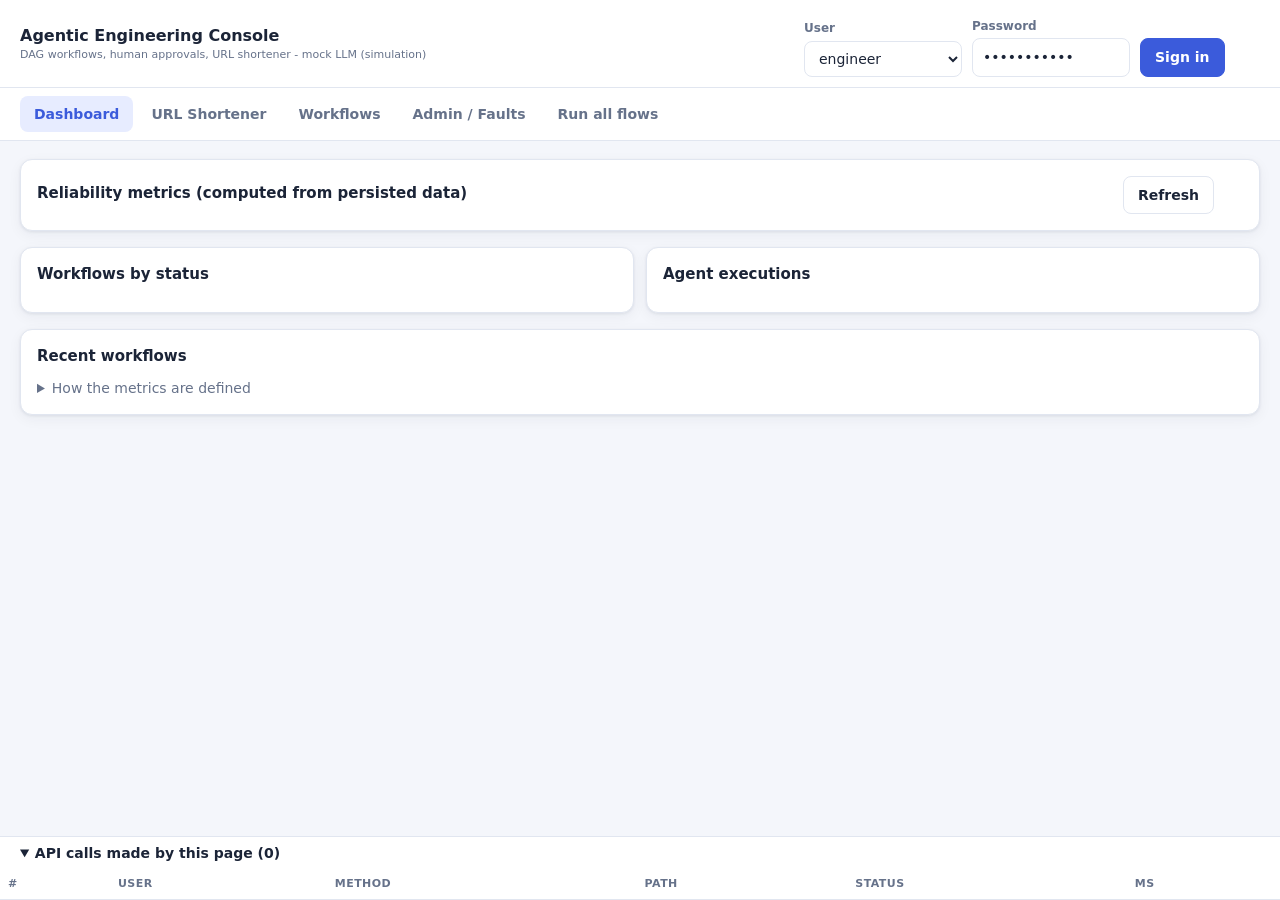
<file: src/main/resources/static/index.html>
<!doctype html>
<html lang="en">
<head>
  <meta charset="utf-8">
  <meta name="viewport" content="width=device-width, initial-scale=1">
  <title>Agentic Engineering Console</title>
  <link rel="icon" href="data:image/svg+xml,%3Csvg xmlns='http://www.w3.org/2000/svg' viewBox='0 0 32 32'%3E%3Crect width='32' height='32' rx='7' fill='%233b5bdb'/%3E%3Cpath d='M8 20l5-8 4 6 3-4 4 6' stroke='white' stroke-width='2.5' fill='none' stroke-linecap='round' stroke-linejoin='round'/%3E%3C/svg%3E">
  <link rel="stylesheet" href="styles.css">
</head>
<body>
<div id="caption"></div>
<header>
  <div class="brand">Agentic Engineering Console<small>DAG workflows, human approvals, URL shortener - mock LLM (simulation)</small></div>
  <div class="spacer"></div>
  <div id="loginBox" class="row" style="max-width:640px">
    <div><label for="loginUser">User</label><select id="loginUser"><option>engineer</option><option>approver</option><option>admin</option></select></div>
    <div><label for="loginPass">Password</label><input id="loginPass" type="password" value="engineer123" autocomplete="off"></div>
    <div class="auto"><button class="btn primary" id="btnLogin">Sign in</button></div>
  </div>
  <div id="userChip" class="badge" style="display:none"></div>
</header>
<nav id="tabs">
  <button data-tab="dashboard" class="active">Dashboard</button>
  <button data-tab="urls">URL Shortener</button>
  <button data-tab="workflows">Workflows</button>
  <button data-tab="admin">Admin / Faults</button>
  <button data-tab="runall">Run all flows</button>
</nav>
<div id="toasts"></div>


<main>
  <!-- Dashboard -->
  <section id="tab-dashboard" class="tab active">
    <div class="card"><div class="row"><h2 style="flex:3">Reliability metrics (computed from persisted data)</h2><div class="auto"><button class="btn" id="btnDashRefresh">Refresh</button></div></div>
      <div id="dashCards" class="grid cols-4"></div></div>
    <div class="grid cols-2">
      <div class="card"><h2>Workflows by status</h2><div id="dashStatus"></div></div>
      <div class="card"><h2>Agent executions</h2><div id="dashAgents"></div></div>
    </div>
    <div class="card"><h2>Recent workflows</h2><div id="dashRecent"></div>
      <details style="margin-top:10px"><summary class="muted">How the metrics are defined</summary><ul id="dashDefs" class="muted"></ul></details></div>
  </section>

  <!-- URL shortener -->
  <section id="tab-urls" class="tab">
    <div class="card"><h2>Create a short URL</h2>
      <div class="row">
        <div style="flex:3"><label for="urlOriginal">Original URL</label><input id="urlOriginal" value="https://example.com/articles/spring-boot"></div>
        <div><label for="urlAlias">Custom alias (optional)</label><input id="urlAlias" placeholder="spring-guide"></div>
        <div><label for="urlExpiry">Expiration (UTC, optional)</label><input id="urlExpiry" type="datetime-local"></div>
        <div class="auto"><button class="btn primary" id="btnUrlCreate">Create</button></div>
      </div><div id="urlMsg"></div></div>
    <div class="card"><div class="row"><h2 style="flex:3">Short URLs</h2><div class="auto"><button class="btn" id="btnUrlRefresh">Refresh</button></div></div>
      <table id="urlTable"><thead><tr><th>Short code</th><th>Target</th><th>Clicks</th><th>Status</th><th>Expires</th><th>Actions</th></tr></thead><tbody></tbody></table></div>
    <div class="card" id="urlAnalyticsCard" style="display:none"><h2>Analytics: <span id="urlAnalyticsCode" class="mono"></span></h2><div id="urlAnalytics"></div></div>
  </section>

  <!-- Workflows -->
  <section id="tab-workflows" class="tab">
    <div class="split">
      <div>
        <div class="card"><h2>New workflow</h2>
          <label for="wfPreset">Scenario preset</label>
          <select id="wfPreset">
            <option value="greenfield">1. Greenfield - URL shortener</option>
            <option value="brownfield">2. Brownfield - expiry + auto-deactivation</option>
            <option value="ambiguous">3. Ambiguous - performance and reliability</option>
            <option value="insecure">Security demo - disable authentication</option>
            <option value="custom">Custom requirement</option>
          </select>
          <label for="wfRequirement">Requirement</label><textarea id="wfRequirement"></textarea>
          <label for="wfTitle">Title (optional)</label><input id="wfTitle" placeholder="my workflow">
          <div style="margin-top:10px"><button class="btn primary" id="btnWfCreate">Create workflow</button></div>
        </div>
        <div class="card"><div class="row"><h2 style="flex:3">Workflows</h2><div class="auto"><button class="btn small" id="btnWfRefresh">Refresh</button></div></div><div id="wfList"></div></div>
      </div>
      <div id="wfDetail"><div class="card muted">Create or select a workflow.</div></div>
    </div>
  </section>

  <!-- Admin -->
  <section id="tab-admin" class="tab">
    <div class="card"><h2>Fault injection (mock LLM only, ADMIN role)</h2>
      <p class="muted">Make the next N mock-LLM calls fail to watch retry with backoff, the fallback provider, safe-stop and validation failures.</p>
      <div class="row">
        <div><label for="fiOp">Operation</label><select id="fiOp"><option value="">ANY</option><option>ANALYZE_REQUIREMENT</option><option>IDENTIFY_AMBIGUITIES</option><option selected>DECOMPOSE_TASKS</option><option>RECOMMEND_ARCHITECTURE</option><option>PLAN_CODE_GENERATION</option><option>GENERATE_TEST_CASES</option><option>REVIEW_CODE</option><option>IDENTIFY_RISKS</option><option>GENERATE_DOCUMENTATION</option><option>SUMMARIZE</option></select></div>
        <div><label for="fiMode">Failure mode</label><select id="fiMode"><option>TIMEOUT</option><option>PROVIDER_UNAVAILABLE</option><option>DATABASE_TRANSIENT</option><option>MALFORMED_OUTPUT</option><option>SECRET_LEAK</option></select></div>
        <div><label for="fiTimes">Times</label><input id="fiTimes" type="number" value="2" min="1" max="50"></div>
        <div><label for="fiFallback">Also fail fallback provider</label><select id="fiFallback"><option value="false">No</option><option value="true">Yes</option></select></div>
        <div class="auto"><button class="btn warn" id="btnFiAdd">Inject</button></div>
        <div class="auto"><button class="btn" id="btnFiClear">Clear all</button></div>
      </div><div id="fiMsg"></div>
      <h3>Active rules</h3><div id="fiRules" class="muted">none</div></div>
  </section>

  <!-- Run all -->
  <section id="tab-runall" class="tab">
    <div class="card"><div class="row"><div style="flex:4"><h2>Run every API flow from the browser</h2>
      <p class="muted" style="margin:0">Executes URL shortener, the three scenarios, rejection, safe-stop, retry, fallback, exhaustion, validation failure, secret leak, stop/resume/cancel, replanning, authorisation checks and metrics - using the engineer, approver and admin users. Takes about a minute.</p></div>
      <div class="auto"><button class="btn primary" id="btnRunAll">Run all flows</button></div></div>
      <div class="progress" style="margin-top:12px"><div id="runBar"></div></div>
      <div id="runSummary" style="margin-top:8px"></div></div>
    <div class="card"><div id="runResults"><span class="muted">Not run yet.</span></div></div>
  </section>
</main>

<details id="apiLogBox" open>
  <summary>API calls made by this page (<span id="apiCount">0</span>)</summary>
  <table><thead><tr><th>#</th><th>User</th><th>Method</th><th>Path</th><th>Status</th><th>ms</th></tr></thead><tbody id="apiLog"></tbody></table>
</details>
<script src="app.js"></script>
<script src="flows.js"></script>
</body>
</html>
</file>
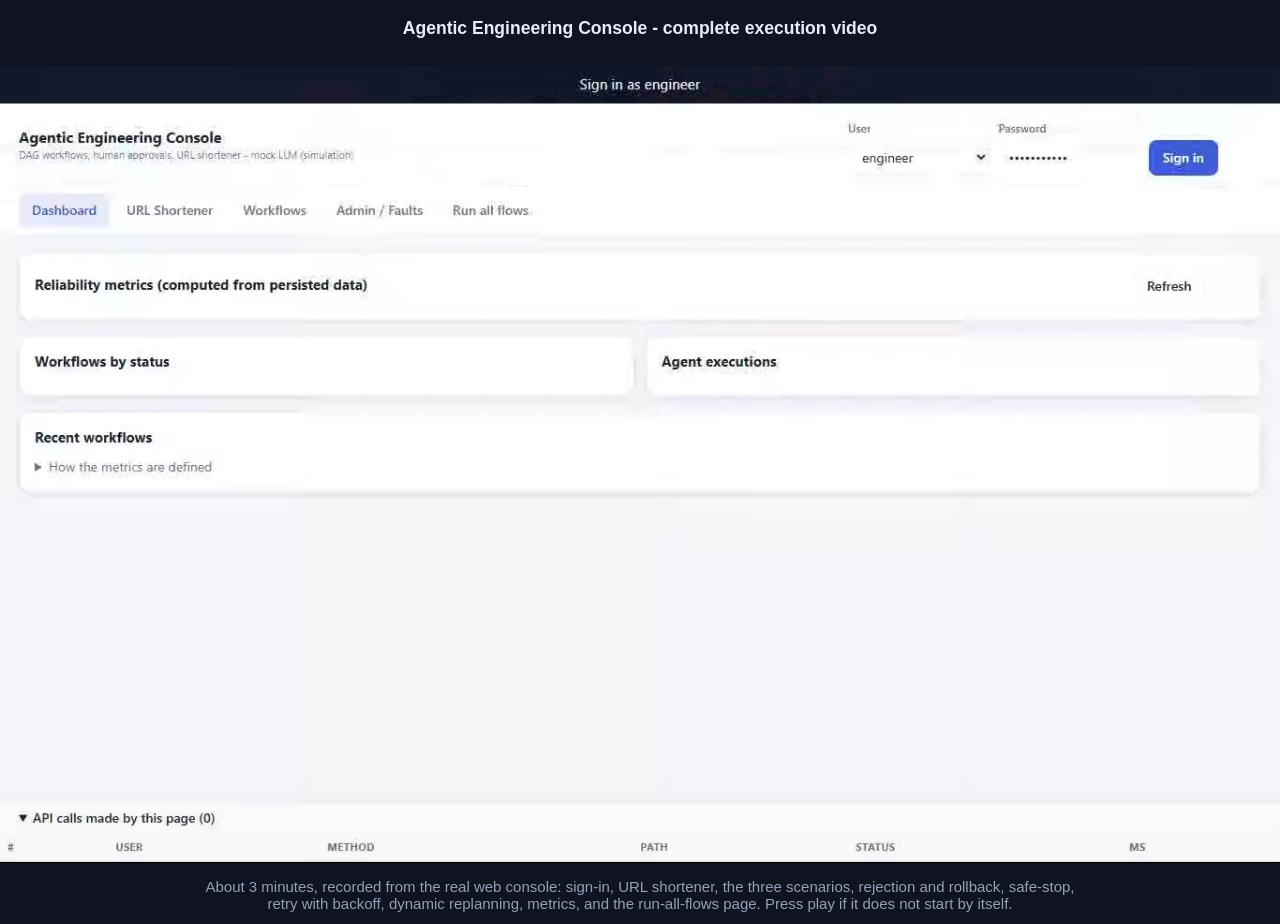
<file: docs/ui-walkthrough/play.html>
<!doctype html>
<html lang="en">
<head>
  <meta charset="utf-8">
  <title>Execution video - Agentic Engineering Console</title>
  <style>
    body { margin: 0; background: #0f1420; color: #e7ecf7; font: 15px "Segoe UI", sans-serif; text-align: center; }
    video { width: min(100%, 1366px); margin-top: 10px; background: #000; }
    p { color: #93a0ba; max-width: 900px; margin: 12px auto; }
  </style>
</head>
<body>
  <h3>Agentic Engineering Console - complete execution video</h3>
  <video id="v" controls autoplay muted playsinline src="flow-recording.webm"></video>
  <p>About 3 minutes, recorded from the real web console: sign-in, URL shortener, the three scenarios, rejection and rollback, safe-stop,
     retry with backoff, dynamic replanning, metrics, and the run-all-flows page. Press play if it does not start by itself.</p>
</body>
</html>
</file>
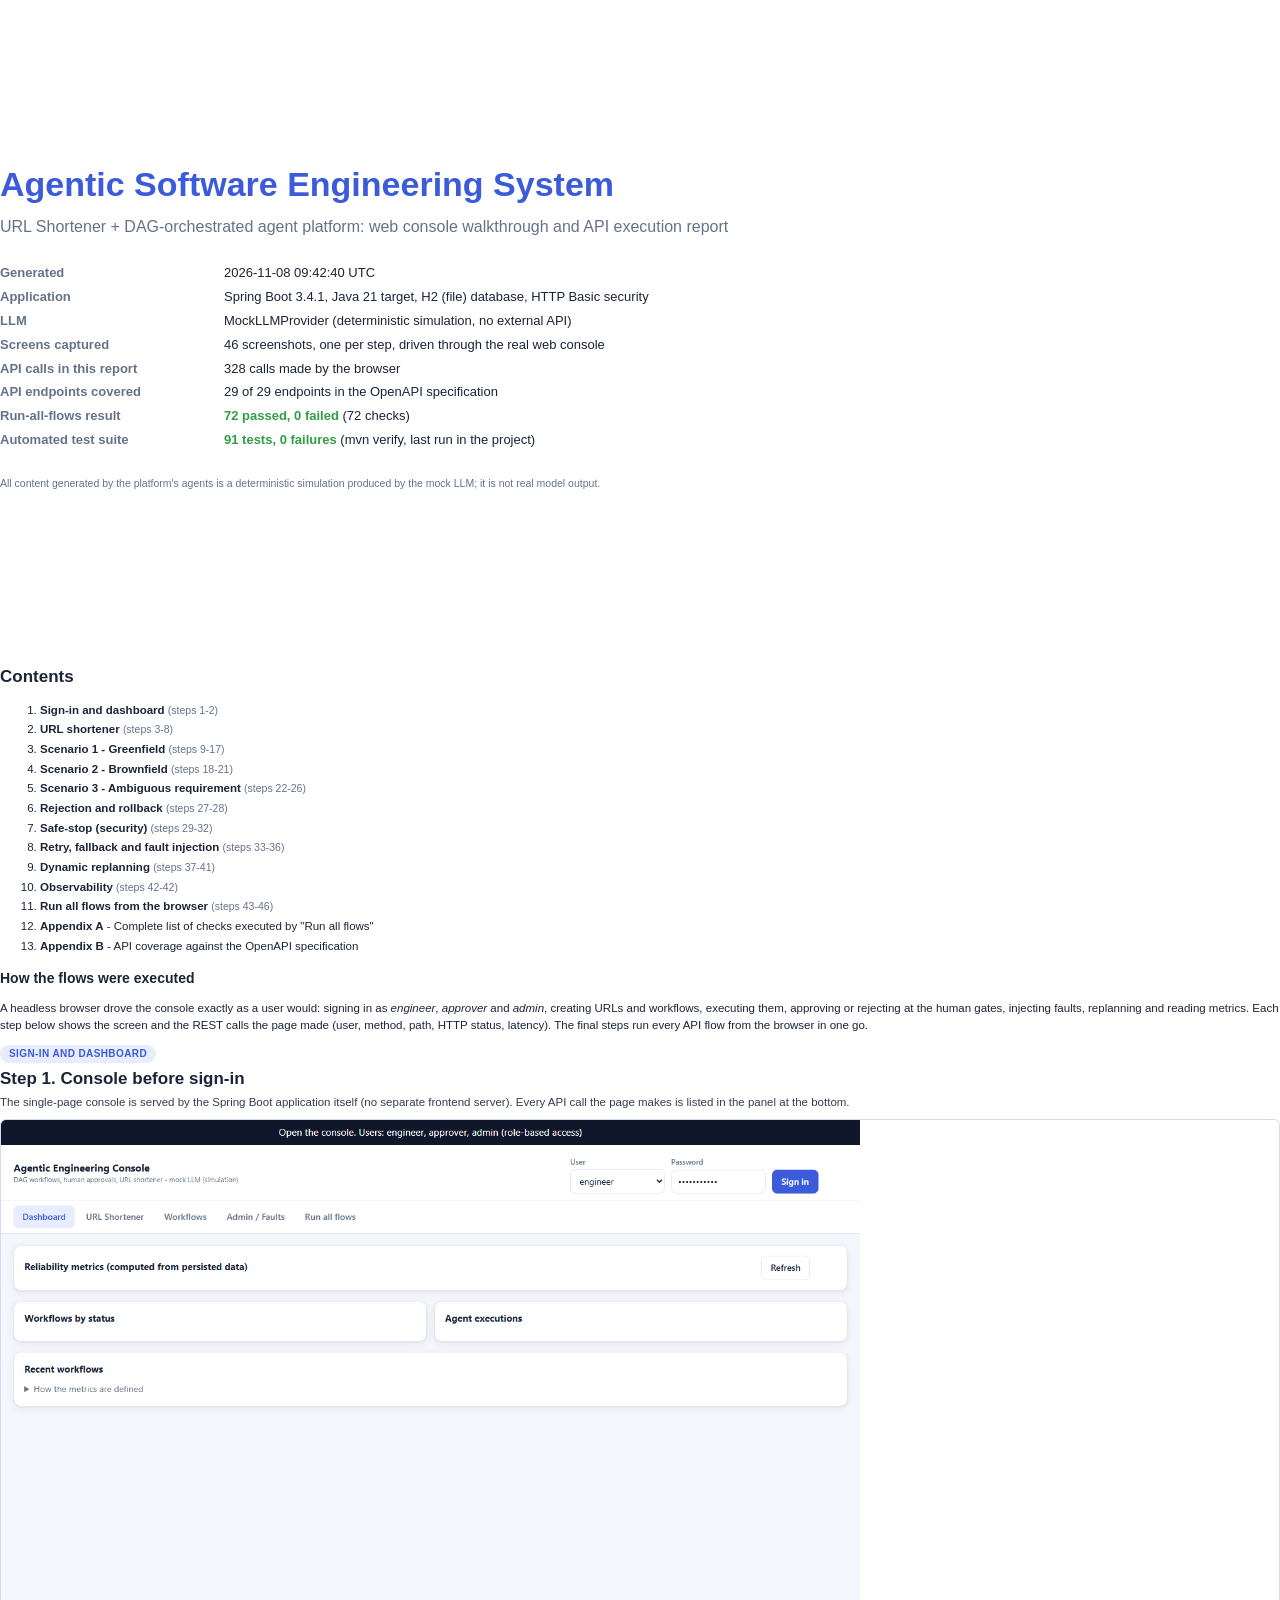
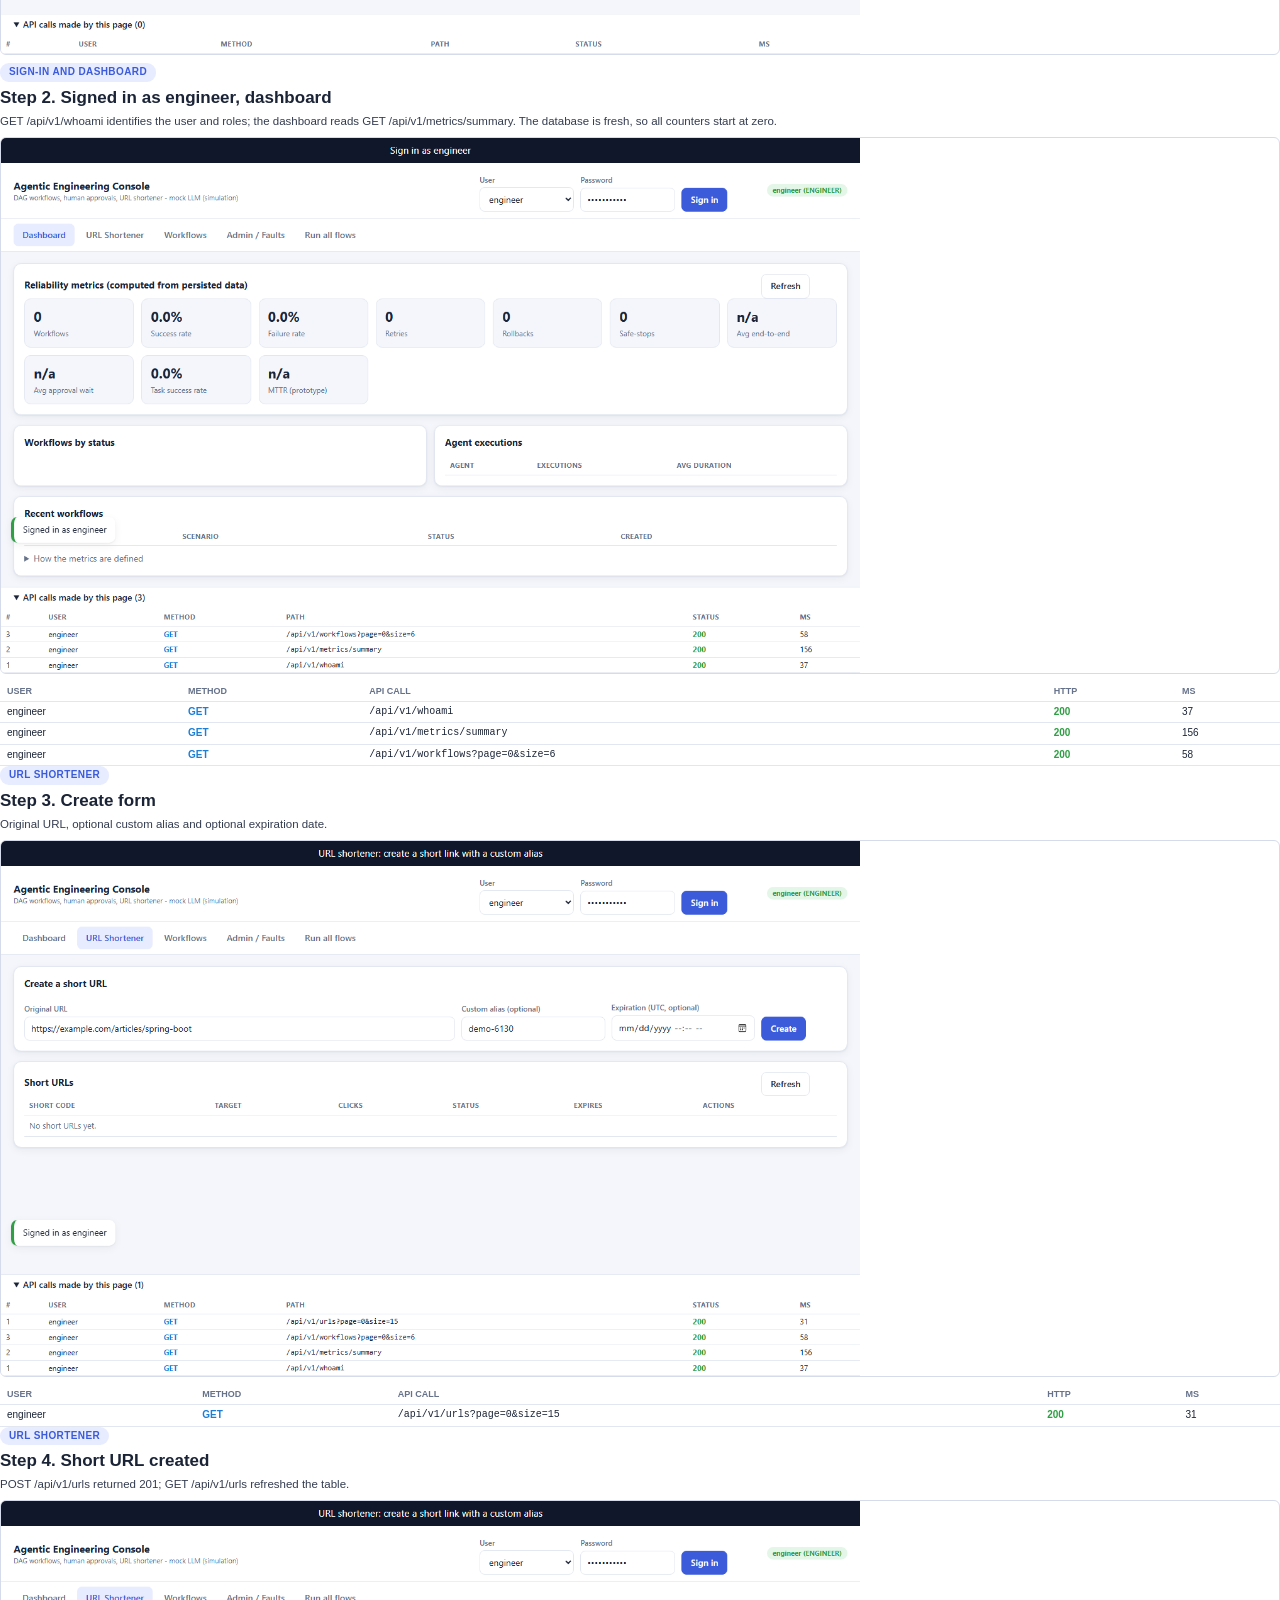
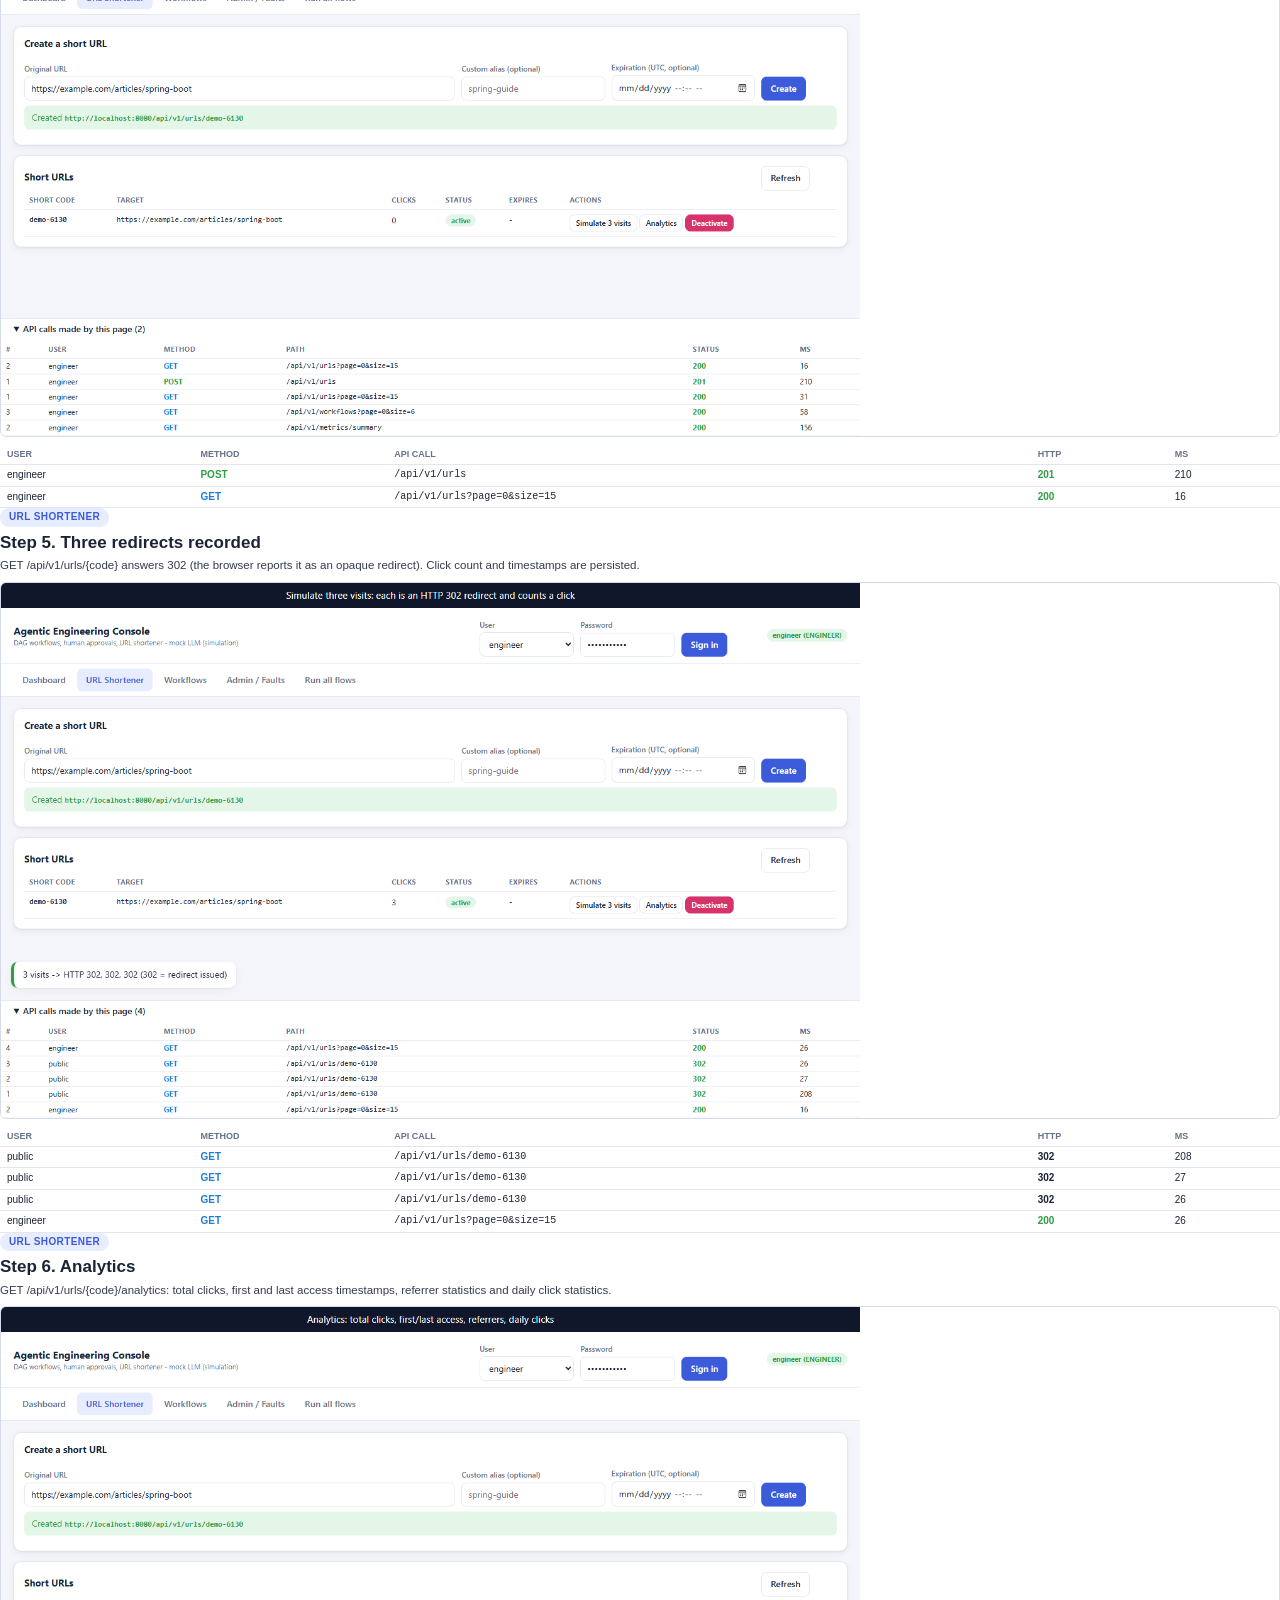
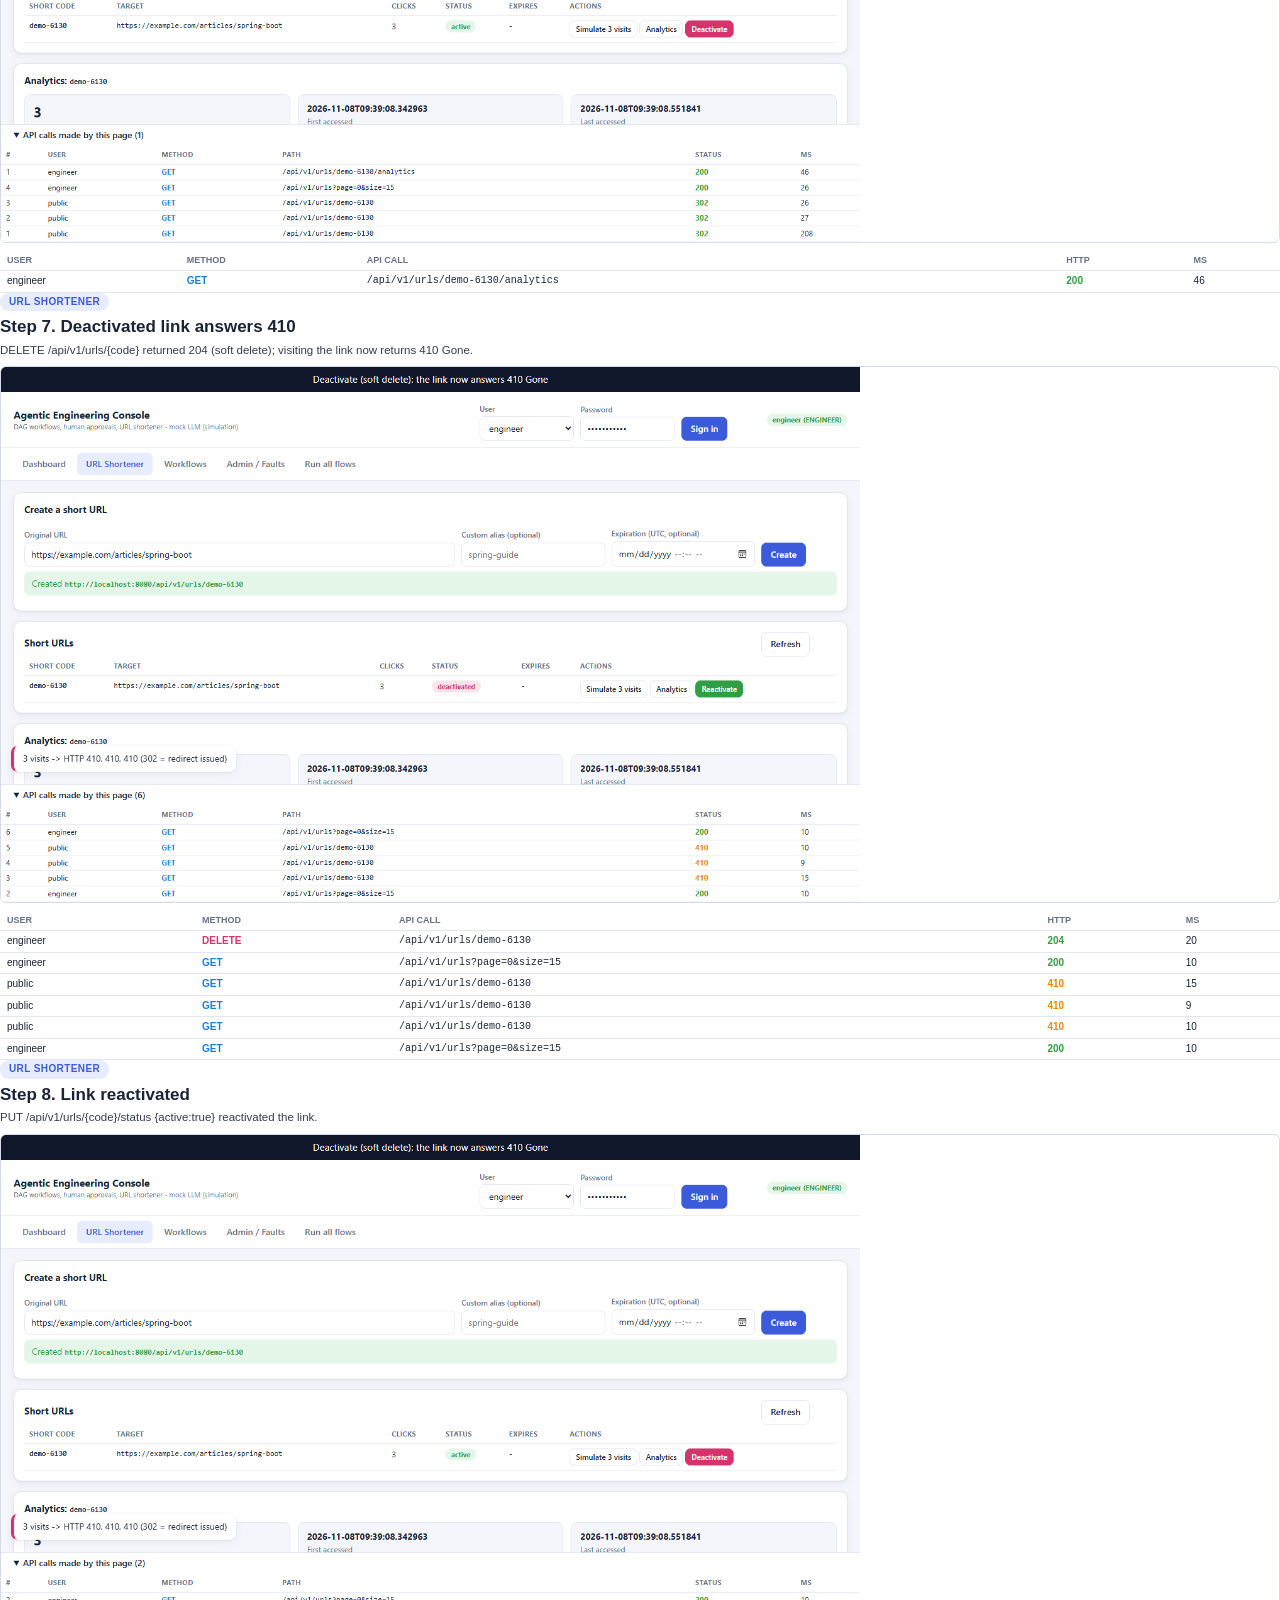
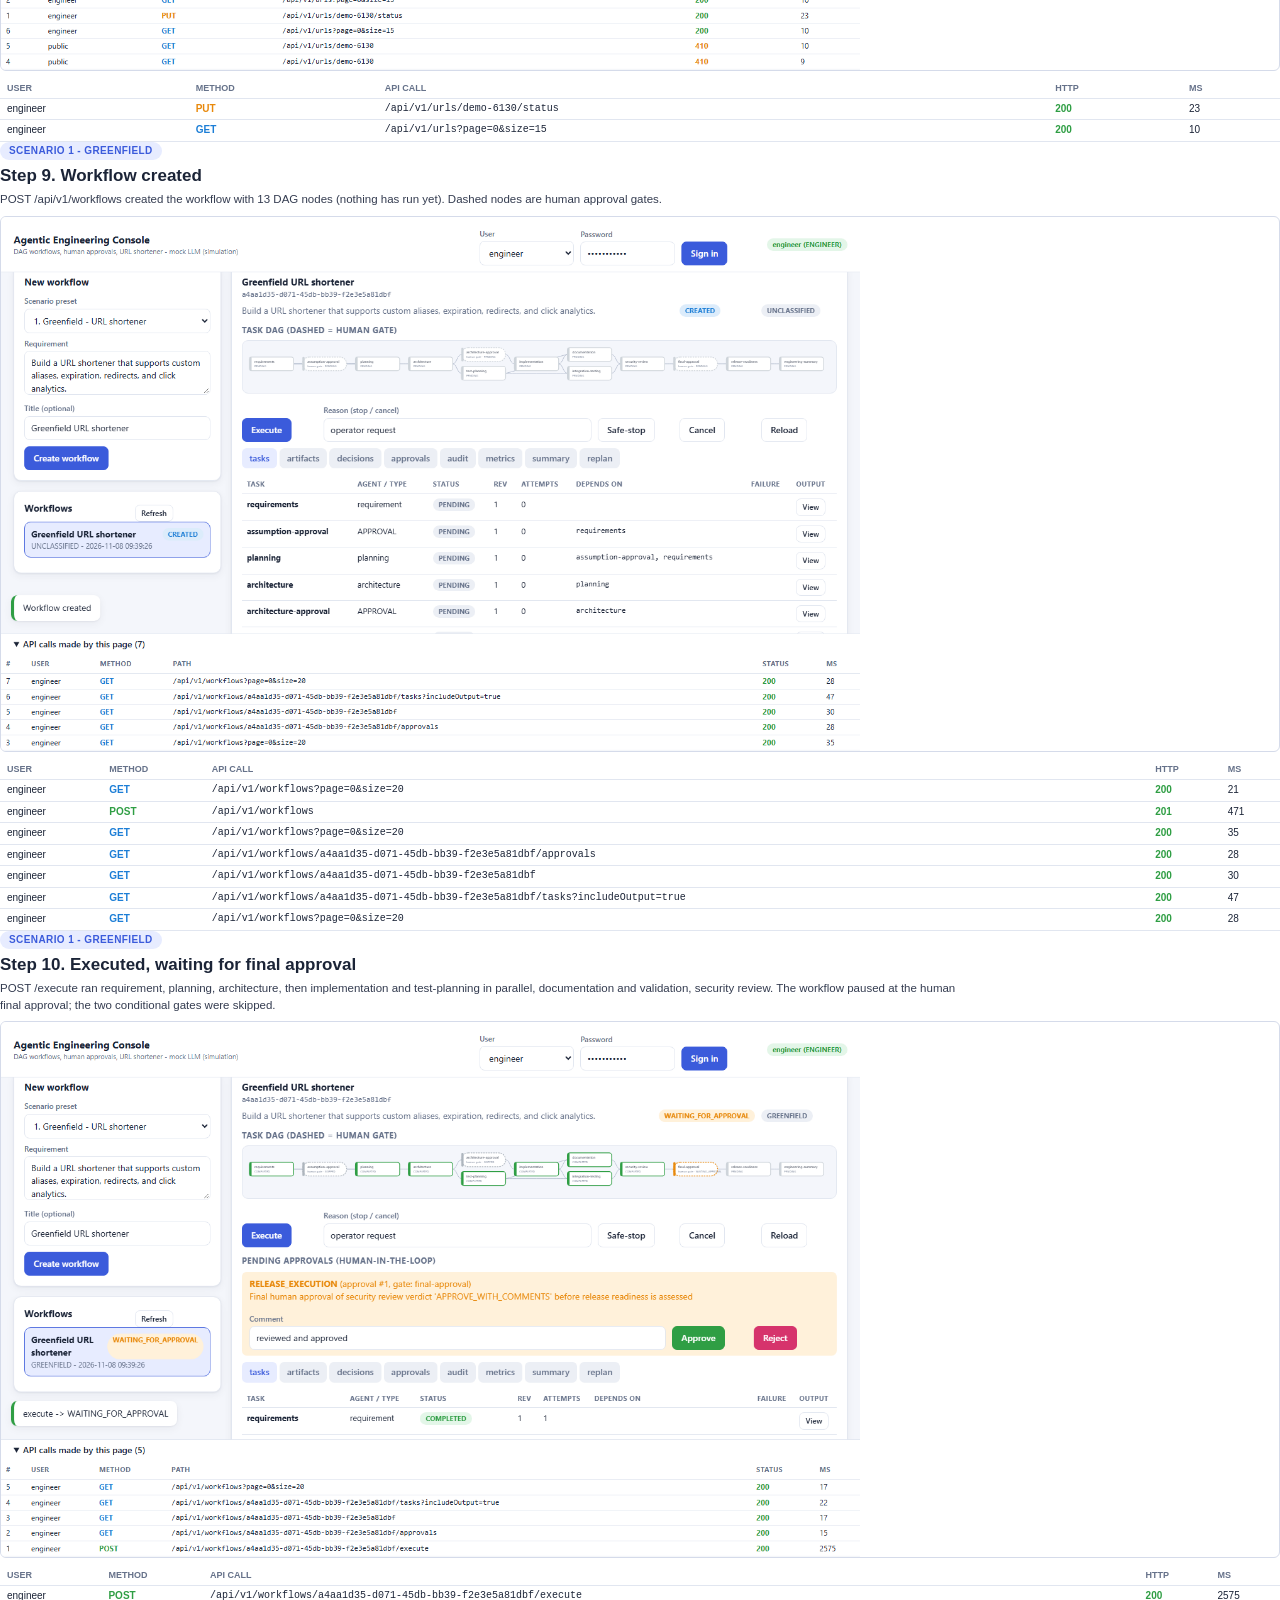
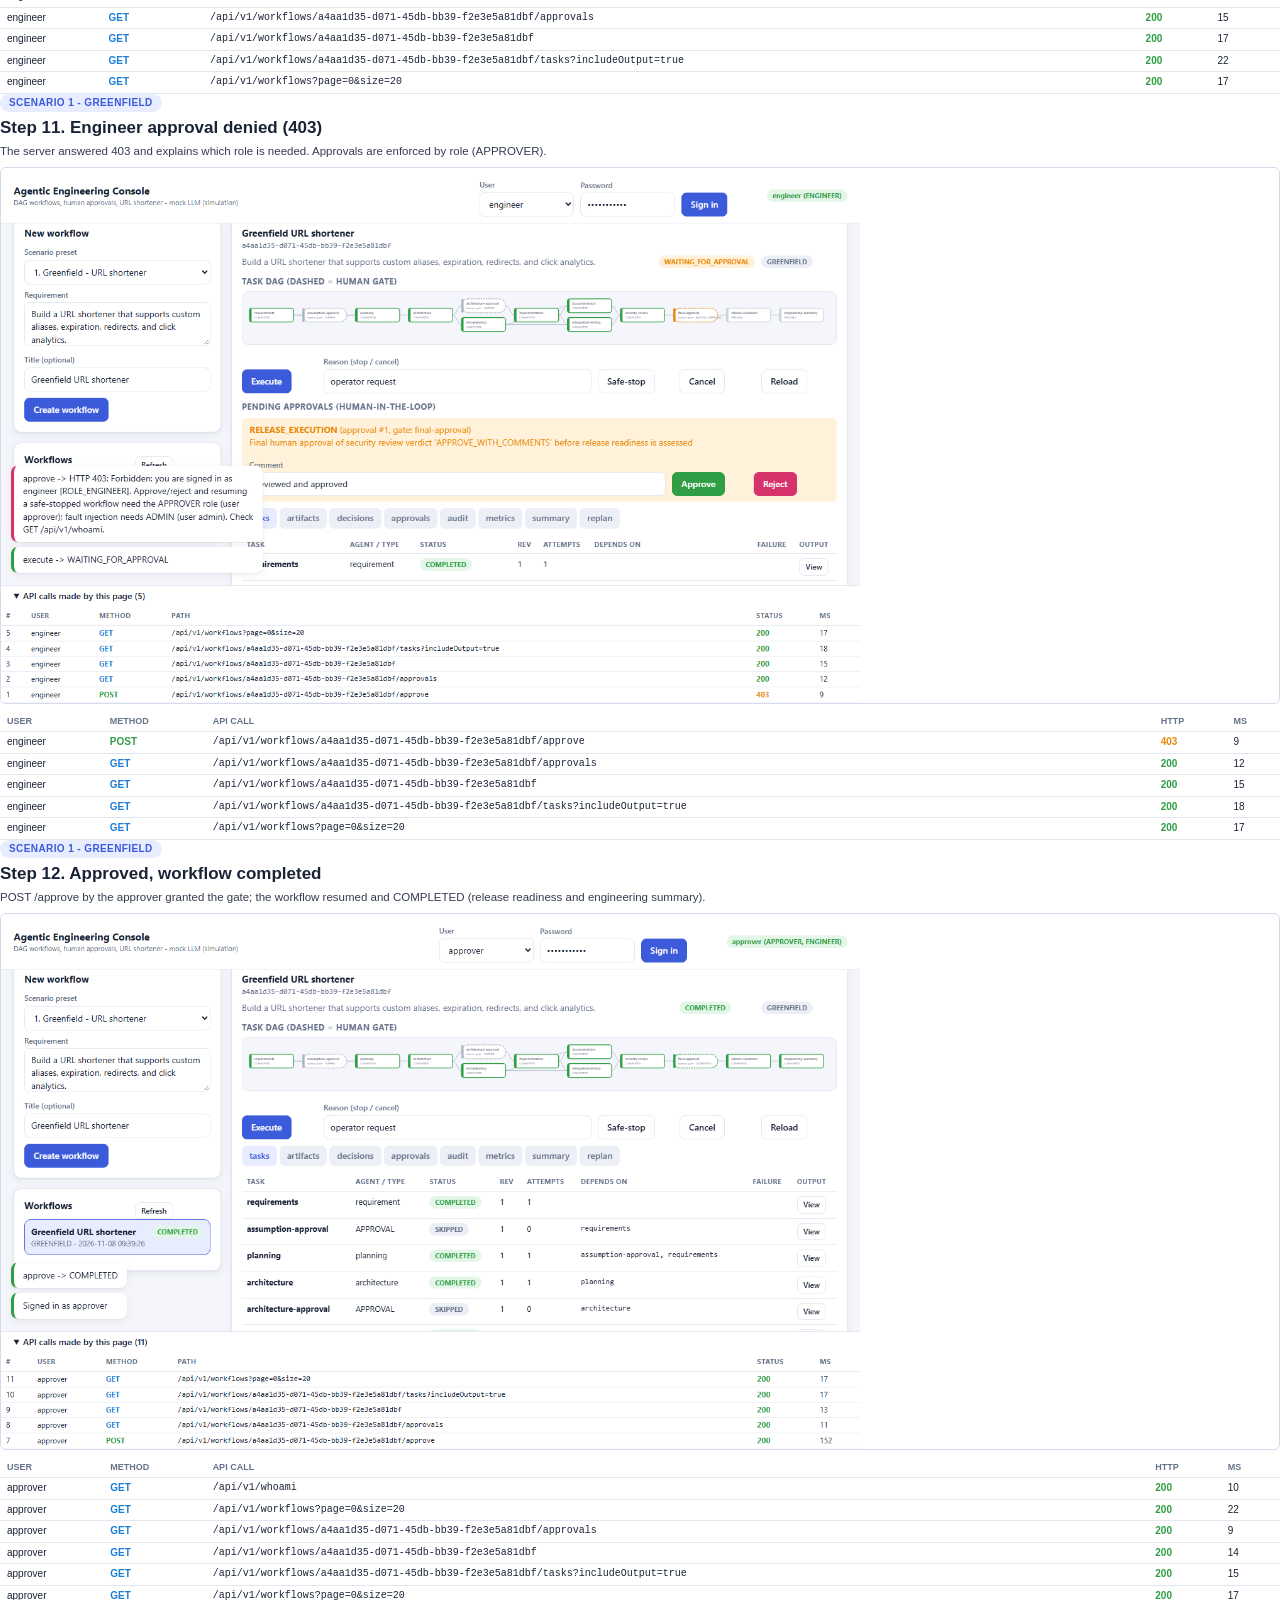
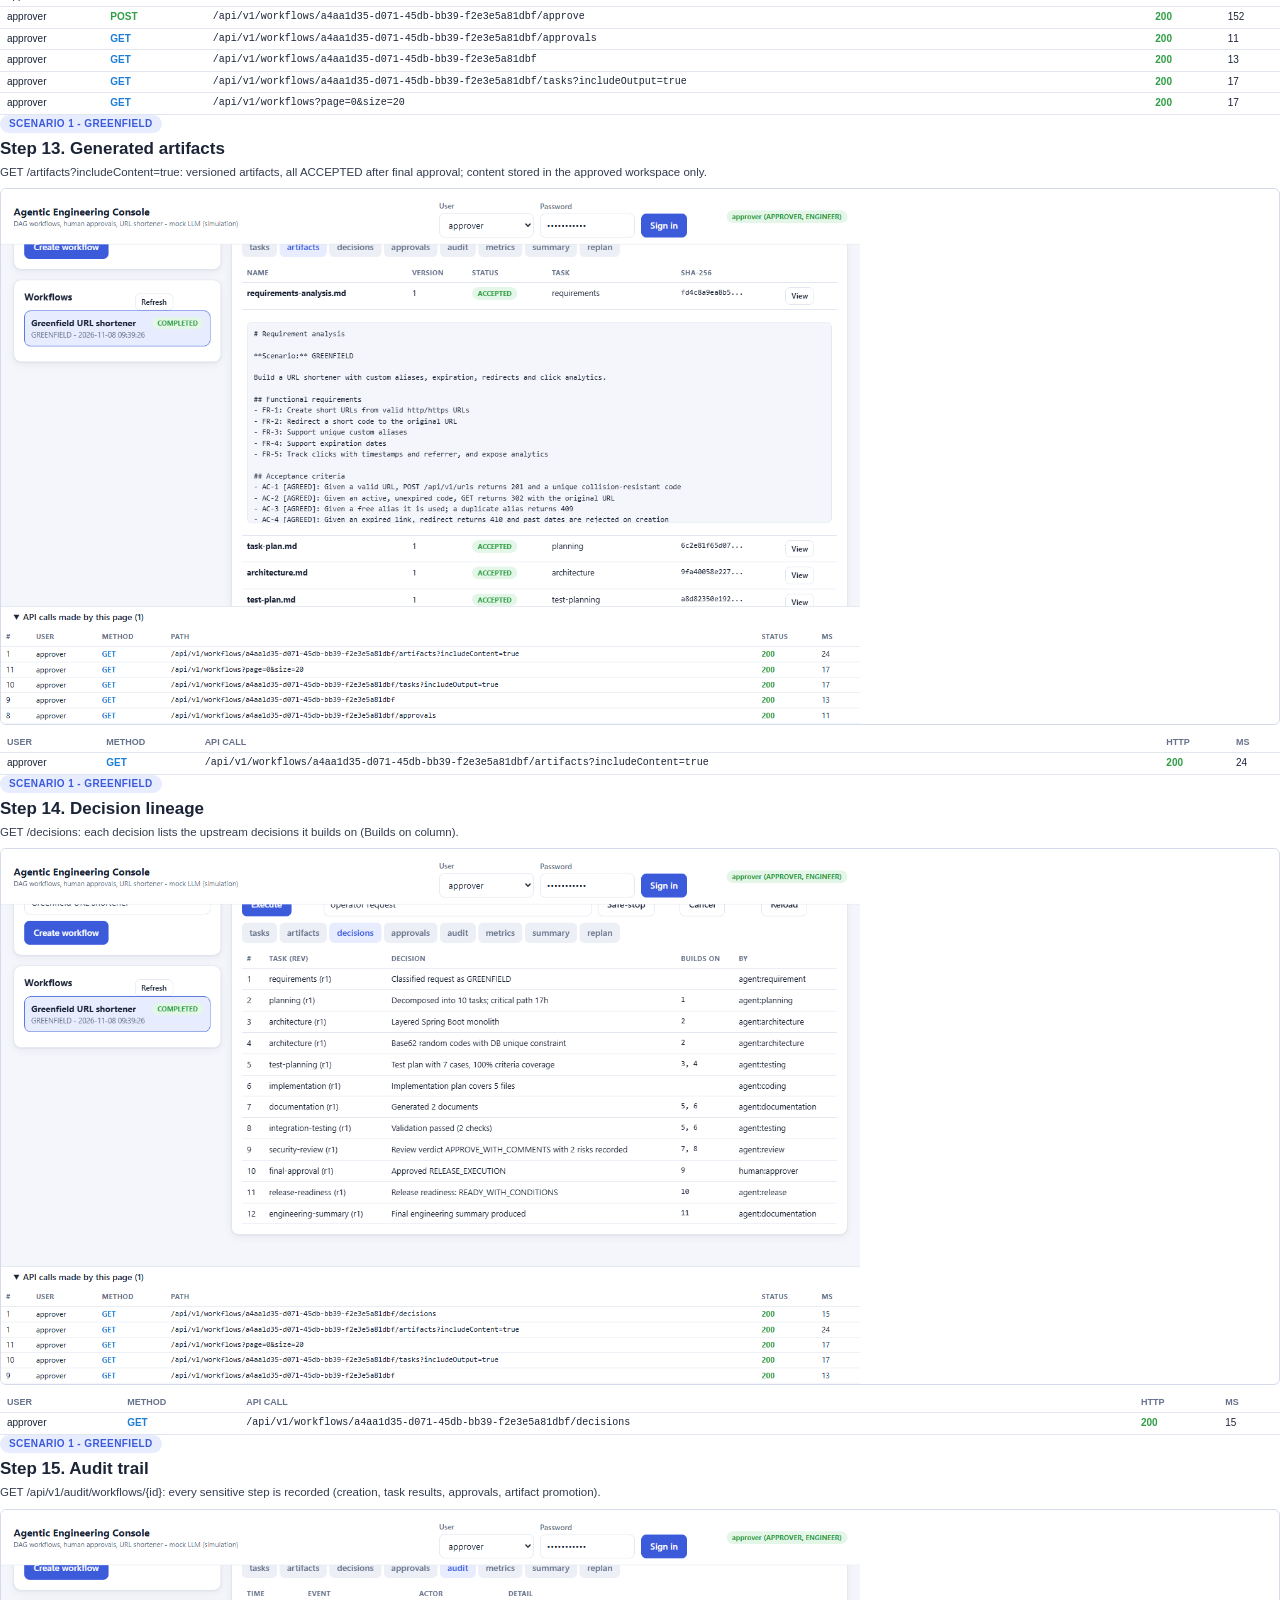
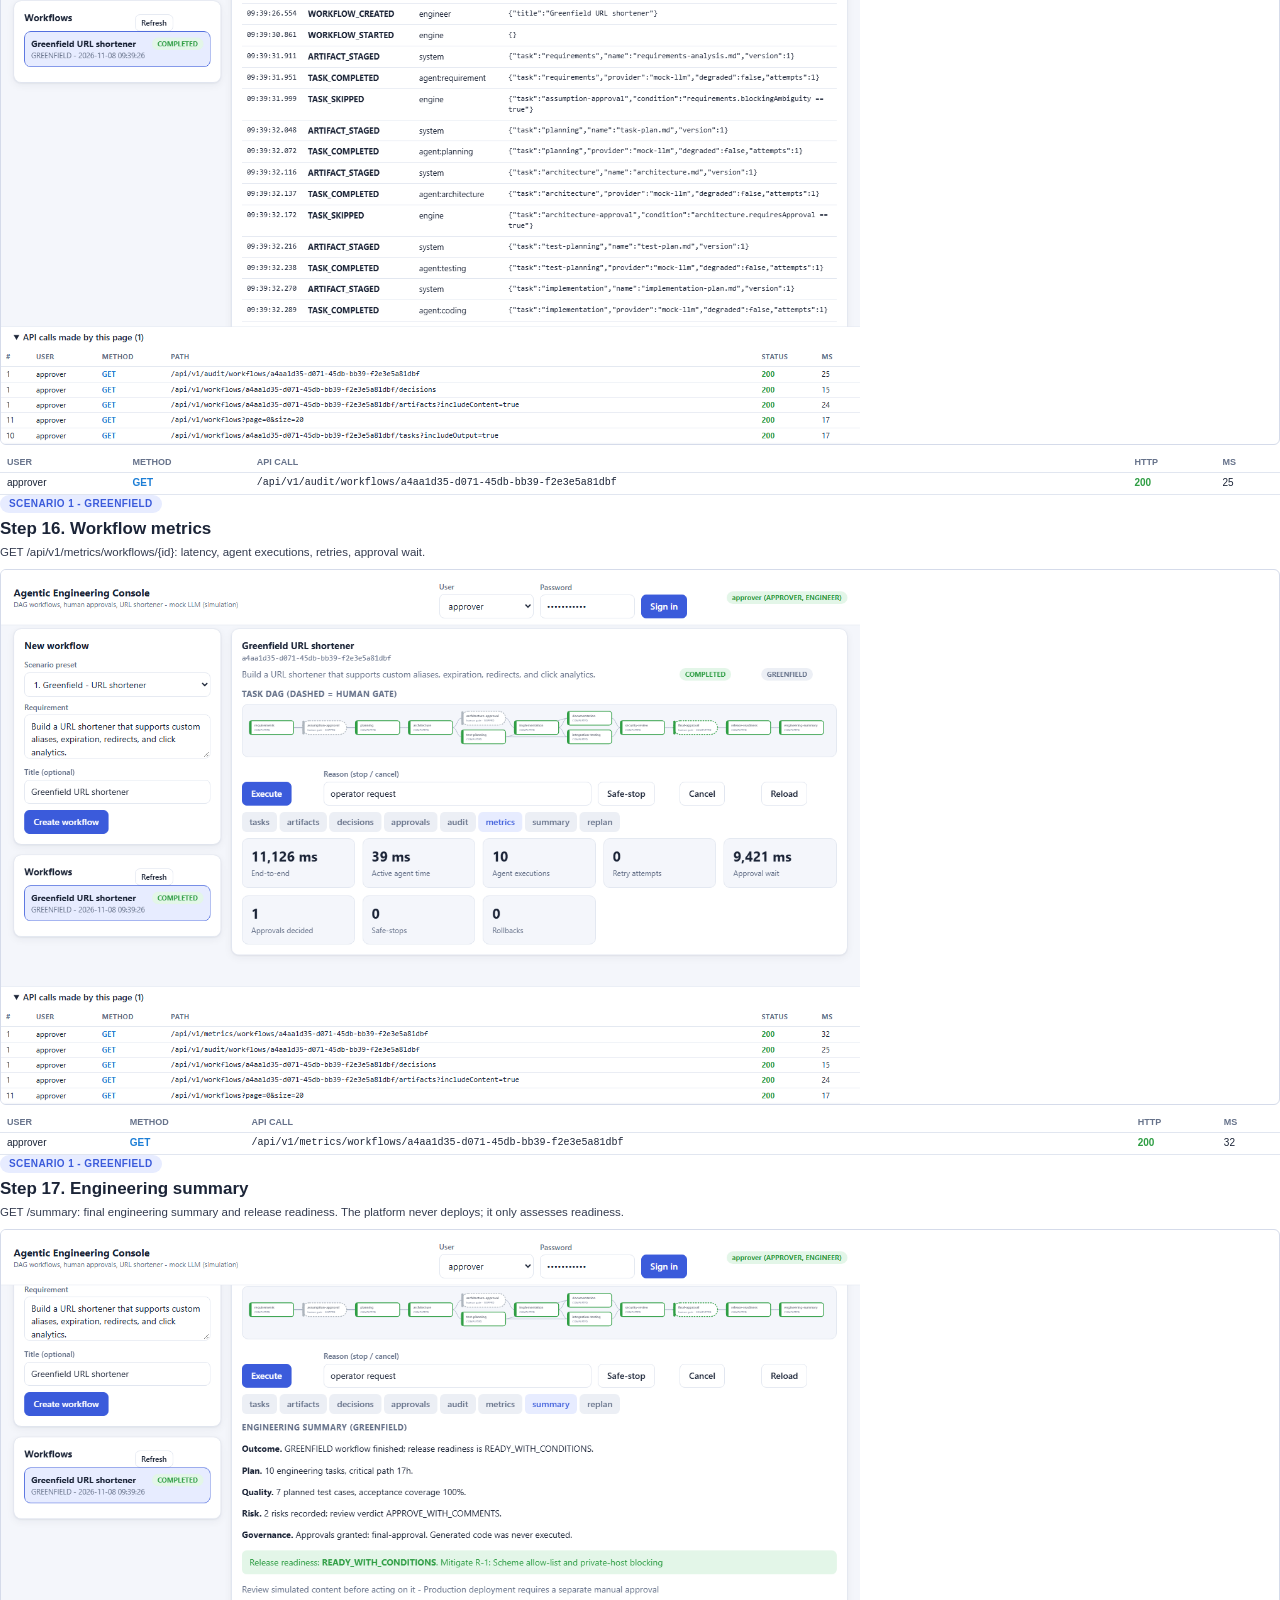
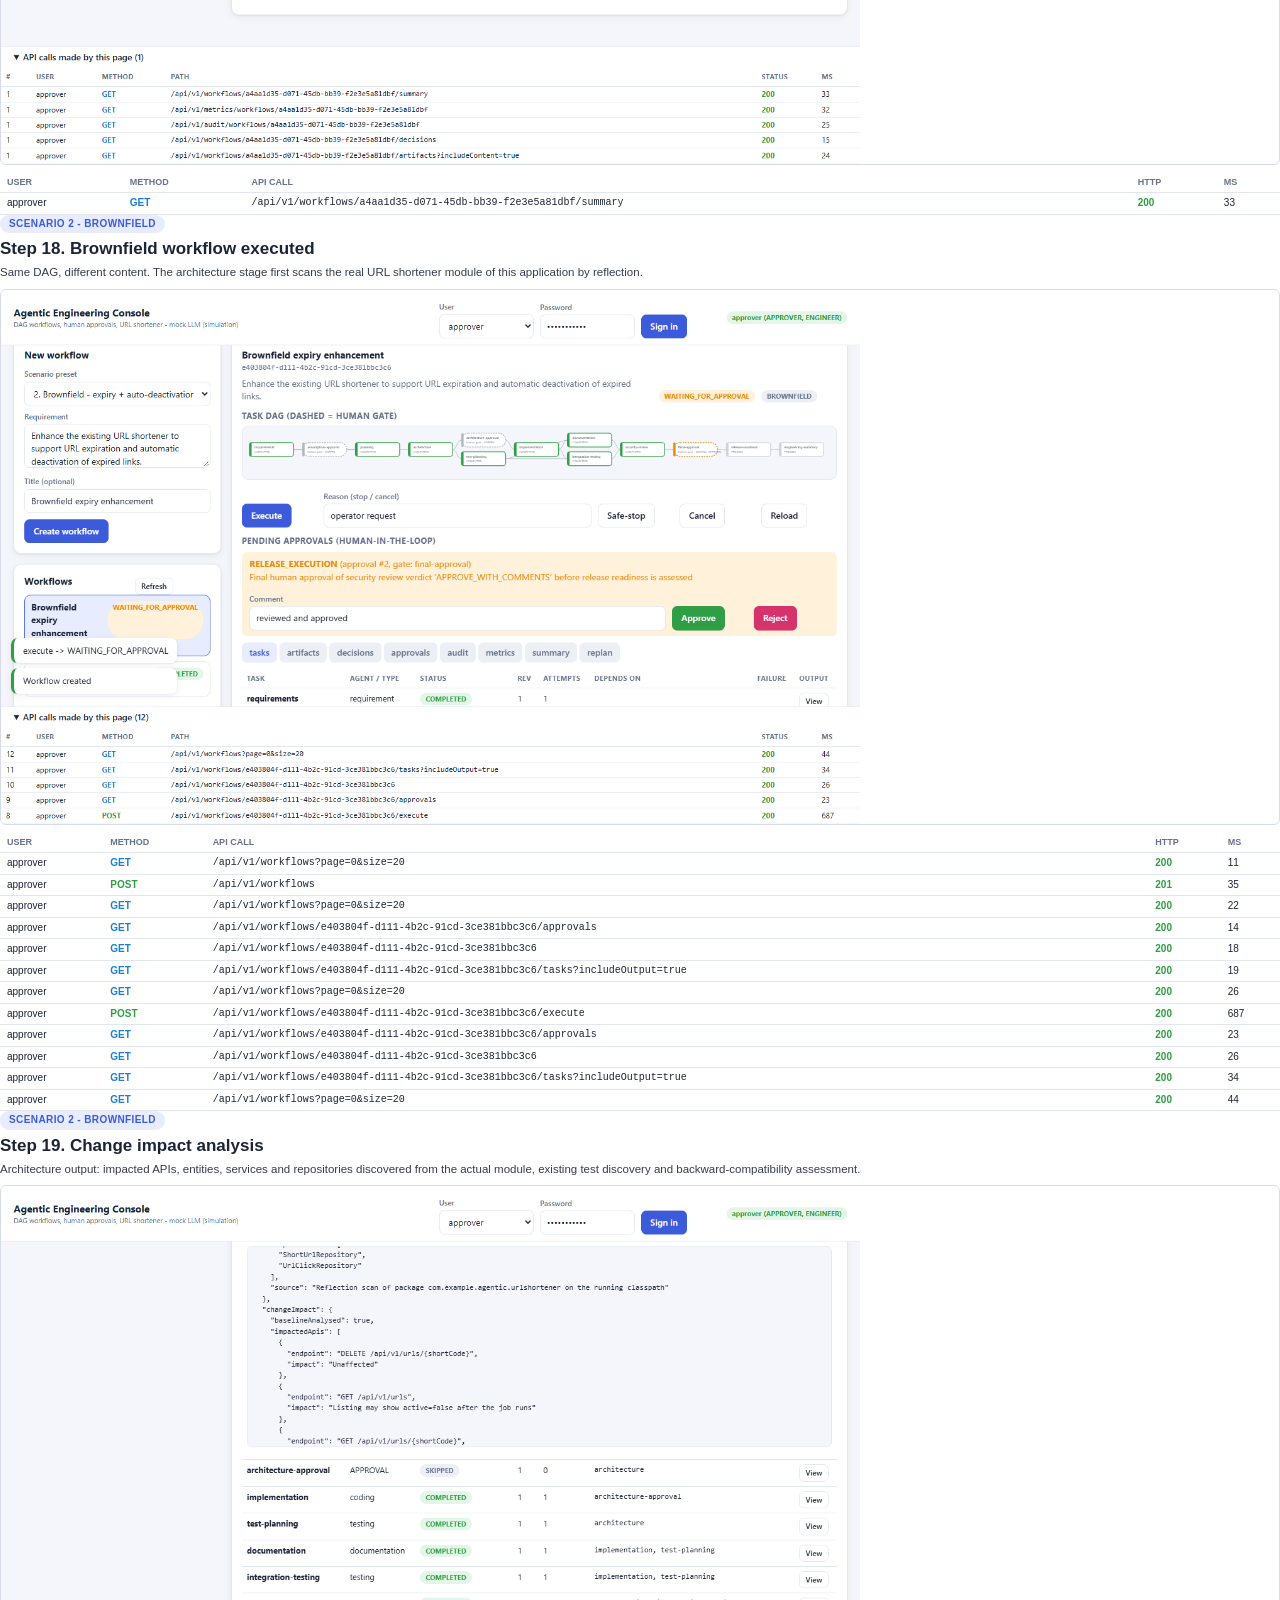
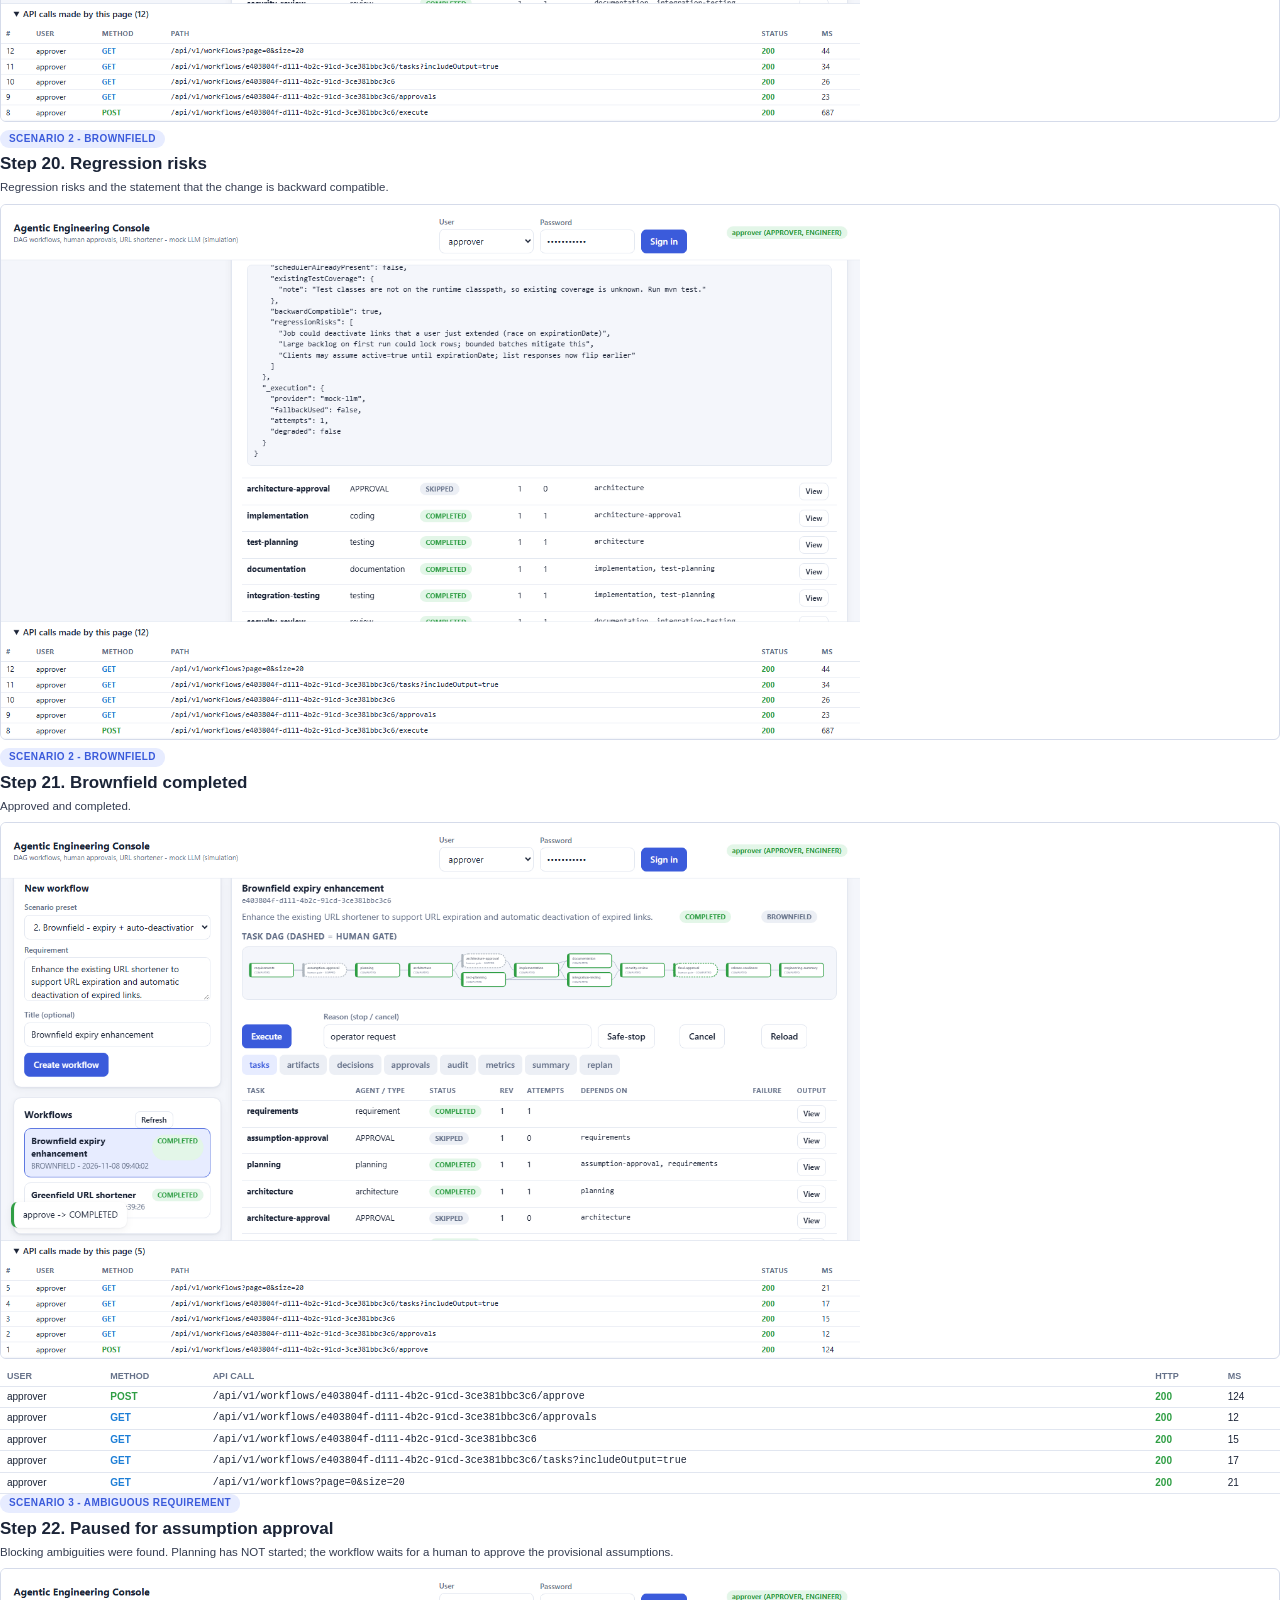
<file: docs/ui-walkthrough/report.html>
<!doctype html><html><head><meta charset="utf-8"><title>Agentic Engineering Platform - UI Walkthrough</title><style>
  @page { size: A4 landscape; margin: 11mm 12mm 14mm; }
  * { box-sizing: border-box; } body { font: 11.5px/1.45 "Segoe UI", Arial, sans-serif; color: #1b2437; margin: 0; }
  .cover { height: 175mm; display: flex; flex-direction: column; justify-content: center; page-break-after: always; }
  .cover h1 { font-size: 34px; margin: 0 0 6px; color: #3b5bdb; } .cover .sub { font-size: 16px; color: #66728a; margin-bottom: 26px; }
  .kv { display: grid; grid-template-columns: 210px 1fr; gap: 5px 14px; max-width: 760px; font-size: 13px; } .kv b { color: #66728a; font-weight: 600; }
  h2 { font-size: 17px; margin: 4px 0 2px; } h3 { font-size: 14px; margin: 14px 0 6px; }
  .tag { display: inline-block; background: #e7ecff; color: #3b5bdb; font-weight: 700; font-size: 10px; padding: 2px 9px; border-radius: 9px; text-transform: uppercase; letter-spacing: .04em; }
  .step { page-break-before: always; } .step p { margin: 2px 0 8px; color: #343c50; max-width: 255mm; }
  figure { margin: 0 0 8px; } figure img { width: 100%; border: 1px solid #d5dbea; border-radius: 6px; display: block; max-height: 142mm; object-fit: contain; object-position: top left; }
  table { width: 100%; border-collapse: collapse; font-size: 10px; } th, td { padding: 3px 7px; border-bottom: 1px solid #e1e6f0; text-align: left; } th { color: #66728a; font-size: 9px; text-transform: uppercase; }
  .mono { font-family: Consolas, monospace; } .m.GET { color: #1c7ed6; font-weight: 700; } .m.POST { color: #2f9e44; font-weight: 700; } .m.PUT { color: #e8890c; font-weight: 700; } .m.DELETE { color: #d6336c; font-weight: 700; }
  .st { font-weight: 700; } .s2 { color: #2f9e44; } .s4 { color: #e8890c; } .s5, .s0 { color: #d6336c; } .more { font-size: 10px; color: #66728a; padding: 3px 7px; }
  .toc { page-break-after: always; } .toc li { margin: 3px 0; } .ok { color: #2f9e44; font-weight: 700; } .no { color: #d6336c; font-weight: 700; }
  .ra td { padding: 2px 7px; font-size: 10px; } .ra .sec td { font-weight: 700; color: #3b5bdb; padding-top: 8px; } .note { color: #66728a; font-size: 10.5px; }
  </style></head><body>
  <div class="cover"><h1>Agentic Software Engineering System</h1><div class="sub">URL Shortener + DAG-orchestrated agent platform: web console walkthrough and API execution report</div>
    <div class="kv"><b>Generated</b><span>2026-11-08 09:42:40 UTC</span>
    <b>Application</b><span>Spring Boot 3.4.1, Java 21 target, H2 (file) database, HTTP Basic security</span>
    <b>LLM</b><span>MockLLMProvider (deterministic simulation, no external API)</span>
    <b>Screens captured</b><span>46 screenshots, one per step, driven through the real web console</span>
    <b>API calls in this report</b><span>328 calls made by the browser</span>
    <b>API endpoints covered</b><span>29 of 29 endpoints in the OpenAPI specification</span>
    <b>Run-all-flows result</b><span><span class="ok">72 passed, 0 failed</span> (72 checks)</span>
    <b>Automated test suite</b><span><span class="ok">91 tests, 0 failures</span> (mvn verify, last run in the project)</span></div>
    <p class="note" style="margin-top:26px">All content generated by the platform's agents is a deterministic simulation produced by the mock LLM; it is not real model output.</p></div>
  <div class="toc"><h2>Contents</h2><ol><li><b>Sign-in and dashboard</b> <span class="note">(steps 1-2)</span></li><li><b>URL shortener</b> <span class="note">(steps 3-8)</span></li><li><b>Scenario 1 - Greenfield</b> <span class="note">(steps 9-17)</span></li><li><b>Scenario 2 - Brownfield</b> <span class="note">(steps 18-21)</span></li><li><b>Scenario 3 - Ambiguous requirement</b> <span class="note">(steps 22-26)</span></li><li><b>Rejection and rollback</b> <span class="note">(steps 27-28)</span></li><li><b>Safe-stop (security)</b> <span class="note">(steps 29-32)</span></li><li><b>Retry, fallback and fault injection</b> <span class="note">(steps 33-36)</span></li><li><b>Dynamic replanning</b> <span class="note">(steps 37-41)</span></li><li><b>Observability</b> <span class="note">(steps 42-42)</span></li><li><b>Run all flows from the browser</b> <span class="note">(steps 43-46)</span></li>
    <li><b>Appendix A</b> - Complete list of checks executed by "Run all flows"</li><li><b>Appendix B</b> - API coverage against the OpenAPI specification</li></ol>
    <h3>How the flows were executed</h3><p>A headless browser drove the console exactly as a user would: signing in as <i>engineer</i>, <i>approver</i> and <i>admin</i>, creating URLs and workflows,
    executing them, approving or rejecting at the human gates, injecting faults, replanning and reading metrics. Each step below shows the screen and the REST calls the page made
    (user, method, path, HTTP status, latency). The final steps run every API flow from the browser in one go.</p></div>
  <section class="step"><div class="tag">Sign-in and dashboard</div><h2>Step 1. Console before sign-in</h2><p>The single-page console is served by the Spring Boot application itself (no separate frontend server). Every API call the page makes is listed in the panel at the bottom.</p>
      <figure><img src="shots/01-console-before-sign-in.png" alt="Console before sign-in"></figure>
      </section>
<section class="step"><div class="tag">Sign-in and dashboard</div><h2>Step 2. Signed in as engineer, dashboard</h2><p>GET /api/v1/whoami identifies the user and roles; the dashboard reads GET /api/v1/metrics/summary. The database is fresh, so all counters start at zero.</p>
      <figure><img src="shots/02-signed-in-as-engineer-dashboard.png" alt="Signed in as engineer, dashboard"></figure>
      <table class="calls"><thead><tr><th>User</th><th>Method</th><th>API call</th><th>HTTP</th><th>ms</th></tr></thead><tbody><tr><td>engineer</td><td class="m GET">GET</td><td class="mono">/api/v1/whoami</td><td class="st s2">200</td><td>37</td></tr><tr><td>engineer</td><td class="m GET">GET</td><td class="mono">/api/v1/metrics/summary</td><td class="st s2">200</td><td>156</td></tr><tr><td>engineer</td><td class="m GET">GET</td><td class="mono">/api/v1/workflows?page=0&amp;size=6</td><td class="st s2">200</td><td>58</td></tr></tbody></table></section>
<section class="step"><div class="tag">URL shortener</div><h2>Step 3. Create form</h2><p>Original URL, optional custom alias and optional expiration date.</p>
      <figure><img src="shots/03-create-form.png" alt="Create form"></figure>
      <table class="calls"><thead><tr><th>User</th><th>Method</th><th>API call</th><th>HTTP</th><th>ms</th></tr></thead><tbody><tr><td>engineer</td><td class="m GET">GET</td><td class="mono">/api/v1/urls?page=0&amp;size=15</td><td class="st s2">200</td><td>31</td></tr></tbody></table></section>
<section class="step"><div class="tag">URL shortener</div><h2>Step 4. Short URL created</h2><p>POST /api/v1/urls returned 201; GET /api/v1/urls refreshed the table.</p>
      <figure><img src="shots/04-short-url-created.png" alt="Short URL created"></figure>
      <table class="calls"><thead><tr><th>User</th><th>Method</th><th>API call</th><th>HTTP</th><th>ms</th></tr></thead><tbody><tr><td>engineer</td><td class="m POST">POST</td><td class="mono">/api/v1/urls</td><td class="st s2">201</td><td>210</td></tr><tr><td>engineer</td><td class="m GET">GET</td><td class="mono">/api/v1/urls?page=0&amp;size=15</td><td class="st s2">200</td><td>16</td></tr></tbody></table></section>
<section class="step"><div class="tag">URL shortener</div><h2>Step 5. Three redirects recorded</h2><p>GET /api/v1/urls/{code} answers 302 (the browser reports it as an opaque redirect). Click count and timestamps are persisted.</p>
      <figure><img src="shots/05-three-redirects-recorded.png" alt="Three redirects recorded"></figure>
      <table class="calls"><thead><tr><th>User</th><th>Method</th><th>API call</th><th>HTTP</th><th>ms</th></tr></thead><tbody><tr><td>public</td><td class="m GET">GET</td><td class="mono">/api/v1/urls/demo-6130</td><td class="st s3">302</td><td>208</td></tr><tr><td>public</td><td class="m GET">GET</td><td class="mono">/api/v1/urls/demo-6130</td><td class="st s3">302</td><td>27</td></tr><tr><td>public</td><td class="m GET">GET</td><td class="mono">/api/v1/urls/demo-6130</td><td class="st s3">302</td><td>26</td></tr><tr><td>engineer</td><td class="m GET">GET</td><td class="mono">/api/v1/urls?page=0&amp;size=15</td><td class="st s2">200</td><td>26</td></tr></tbody></table></section>
<section class="step"><div class="tag">URL shortener</div><h2>Step 6. Analytics</h2><p>GET /api/v1/urls/{code}/analytics: total clicks, first and last access timestamps, referrer statistics and daily click statistics.</p>
      <figure><img src="shots/06-analytics.png" alt="Analytics"></figure>
      <table class="calls"><thead><tr><th>User</th><th>Method</th><th>API call</th><th>HTTP</th><th>ms</th></tr></thead><tbody><tr><td>engineer</td><td class="m GET">GET</td><td class="mono">/api/v1/urls/demo-6130/analytics</td><td class="st s2">200</td><td>46</td></tr></tbody></table></section>
<section class="step"><div class="tag">URL shortener</div><h2>Step 7. Deactivated link answers 410</h2><p>DELETE /api/v1/urls/{code} returned 204 (soft delete); visiting the link now returns 410 Gone.</p>
      <figure><img src="shots/07-deactivated-link-answers-410.png" alt="Deactivated link answers 410"></figure>
      <table class="calls"><thead><tr><th>User</th><th>Method</th><th>API call</th><th>HTTP</th><th>ms</th></tr></thead><tbody><tr><td>engineer</td><td class="m DELETE">DELETE</td><td class="mono">/api/v1/urls/demo-6130</td><td class="st s2">204</td><td>20</td></tr><tr><td>engineer</td><td class="m GET">GET</td><td class="mono">/api/v1/urls?page=0&amp;size=15</td><td class="st s2">200</td><td>10</td></tr><tr><td>public</td><td class="m GET">GET</td><td class="mono">/api/v1/urls/demo-6130</td><td class="st s4">410</td><td>15</td></tr><tr><td>public</td><td class="m GET">GET</td><td class="mono">/api/v1/urls/demo-6130</td><td class="st s4">410</td><td>9</td></tr><tr><td>public</td><td class="m GET">GET</td><td class="mono">/api/v1/urls/demo-6130</td><td class="st s4">410</td><td>10</td></tr><tr><td>engineer</td><td class="m GET">GET</td><td class="mono">/api/v1/urls?page=0&amp;size=15</td><td class="st s2">200</td><td>10</td></tr></tbody></table></section>
<section class="step"><div class="tag">URL shortener</div><h2>Step 8. Link reactivated</h2><p>PUT /api/v1/urls/{code}/status {active:true} reactivated the link.</p>
      <figure><img src="shots/08-link-reactivated.png" alt="Link reactivated"></figure>
      <table class="calls"><thead><tr><th>User</th><th>Method</th><th>API call</th><th>HTTP</th><th>ms</th></tr></thead><tbody><tr><td>engineer</td><td class="m PUT">PUT</td><td class="mono">/api/v1/urls/demo-6130/status</td><td class="st s2">200</td><td>23</td></tr><tr><td>engineer</td><td class="m GET">GET</td><td class="mono">/api/v1/urls?page=0&amp;size=15</td><td class="st s2">200</td><td>10</td></tr></tbody></table></section>
<section class="step"><div class="tag">Scenario 1 - Greenfield</div><h2>Step 9. Workflow created</h2><p>POST /api/v1/workflows created the workflow with 13 DAG nodes (nothing has run yet). Dashed nodes are human approval gates.</p>
      <figure><img src="shots/09-workflow-created.png" alt="Workflow created"></figure>
      <table class="calls"><thead><tr><th>User</th><th>Method</th><th>API call</th><th>HTTP</th><th>ms</th></tr></thead><tbody><tr><td>engineer</td><td class="m GET">GET</td><td class="mono">/api/v1/workflows?page=0&amp;size=20</td><td class="st s2">200</td><td>21</td></tr><tr><td>engineer</td><td class="m POST">POST</td><td class="mono">/api/v1/workflows</td><td class="st s2">201</td><td>471</td></tr><tr><td>engineer</td><td class="m GET">GET</td><td class="mono">/api/v1/workflows?page=0&amp;size=20</td><td class="st s2">200</td><td>35</td></tr><tr><td>engineer</td><td class="m GET">GET</td><td class="mono">/api/v1/workflows/a4aa1d35-d071-45db-bb39-f2e3e5a81dbf/approvals</td><td class="st s2">200</td><td>28</td></tr><tr><td>engineer</td><td class="m GET">GET</td><td class="mono">/api/v1/workflows/a4aa1d35-d071-45db-bb39-f2e3e5a81dbf</td><td class="st s2">200</td><td>30</td></tr><tr><td>engineer</td><td class="m GET">GET</td><td class="mono">/api/v1/workflows/a4aa1d35-d071-45db-bb39-f2e3e5a81dbf/tasks?includeOutput=true</td><td class="st s2">200</td><td>47</td></tr><tr><td>engineer</td><td class="m GET">GET</td><td class="mono">/api/v1/workflows?page=0&amp;size=20</td><td class="st s2">200</td><td>28</td></tr></tbody></table></section>
<section class="step"><div class="tag">Scenario 1 - Greenfield</div><h2>Step 10. Executed, waiting for final approval</h2><p>POST /execute ran requirement, planning, architecture, then implementation and test-planning in parallel, documentation and validation, security review. The workflow paused at the human final approval; the two conditional gates were skipped.</p>
      <figure><img src="shots/10-executed-waiting-for-final-approval.png" alt="Executed, waiting for final approval"></figure>
      <table class="calls"><thead><tr><th>User</th><th>Method</th><th>API call</th><th>HTTP</th><th>ms</th></tr></thead><tbody><tr><td>engineer</td><td class="m POST">POST</td><td class="mono">/api/v1/workflows/a4aa1d35-d071-45db-bb39-f2e3e5a81dbf/execute</td><td class="st s2">200</td><td>2575</td></tr><tr><td>engineer</td><td class="m GET">GET</td><td class="mono">/api/v1/workflows/a4aa1d35-d071-45db-bb39-f2e3e5a81dbf/approvals</td><td class="st s2">200</td><td>15</td></tr><tr><td>engineer</td><td class="m GET">GET</td><td class="mono">/api/v1/workflows/a4aa1d35-d071-45db-bb39-f2e3e5a81dbf</td><td class="st s2">200</td><td>17</td></tr><tr><td>engineer</td><td class="m GET">GET</td><td class="mono">/api/v1/workflows/a4aa1d35-d071-45db-bb39-f2e3e5a81dbf/tasks?includeOutput=true</td><td class="st s2">200</td><td>22</td></tr><tr><td>engineer</td><td class="m GET">GET</td><td class="mono">/api/v1/workflows?page=0&amp;size=20</td><td class="st s2">200</td><td>17</td></tr></tbody></table></section>
<section class="step"><div class="tag">Scenario 1 - Greenfield</div><h2>Step 11. Engineer approval denied (403)</h2><p>The server answered 403 and explains which role is needed. Approvals are enforced by role (APPROVER).</p>
      <figure><img src="shots/11-engineer-approval-denied-403.png" alt="Engineer approval denied (403)"></figure>
      <table class="calls"><thead><tr><th>User</th><th>Method</th><th>API call</th><th>HTTP</th><th>ms</th></tr></thead><tbody><tr><td>engineer</td><td class="m POST">POST</td><td class="mono">/api/v1/workflows/a4aa1d35-d071-45db-bb39-f2e3e5a81dbf/approve</td><td class="st s4">403</td><td>9</td></tr><tr><td>engineer</td><td class="m GET">GET</td><td class="mono">/api/v1/workflows/a4aa1d35-d071-45db-bb39-f2e3e5a81dbf/approvals</td><td class="st s2">200</td><td>12</td></tr><tr><td>engineer</td><td class="m GET">GET</td><td class="mono">/api/v1/workflows/a4aa1d35-d071-45db-bb39-f2e3e5a81dbf</td><td class="st s2">200</td><td>15</td></tr><tr><td>engineer</td><td class="m GET">GET</td><td class="mono">/api/v1/workflows/a4aa1d35-d071-45db-bb39-f2e3e5a81dbf/tasks?includeOutput=true</td><td class="st s2">200</td><td>18</td></tr><tr><td>engineer</td><td class="m GET">GET</td><td class="mono">/api/v1/workflows?page=0&amp;size=20</td><td class="st s2">200</td><td>17</td></tr></tbody></table></section>
<section class="step"><div class="tag">Scenario 1 - Greenfield</div><h2>Step 12. Approved, workflow completed</h2><p>POST /approve by the approver granted the gate; the workflow resumed and COMPLETED (release readiness and engineering summary).</p>
      <figure><img src="shots/12-approved-workflow-completed.png" alt="Approved, workflow completed"></figure>
      <table class="calls"><thead><tr><th>User</th><th>Method</th><th>API call</th><th>HTTP</th><th>ms</th></tr></thead><tbody><tr><td>approver</td><td class="m GET">GET</td><td class="mono">/api/v1/whoami</td><td class="st s2">200</td><td>10</td></tr><tr><td>approver</td><td class="m GET">GET</td><td class="mono">/api/v1/workflows?page=0&amp;size=20</td><td class="st s2">200</td><td>22</td></tr><tr><td>approver</td><td class="m GET">GET</td><td class="mono">/api/v1/workflows/a4aa1d35-d071-45db-bb39-f2e3e5a81dbf/approvals</td><td class="st s2">200</td><td>9</td></tr><tr><td>approver</td><td class="m GET">GET</td><td class="mono">/api/v1/workflows/a4aa1d35-d071-45db-bb39-f2e3e5a81dbf</td><td class="st s2">200</td><td>14</td></tr><tr><td>approver</td><td class="m GET">GET</td><td class="mono">/api/v1/workflows/a4aa1d35-d071-45db-bb39-f2e3e5a81dbf/tasks?includeOutput=true</td><td class="st s2">200</td><td>15</td></tr><tr><td>approver</td><td class="m GET">GET</td><td class="mono">/api/v1/workflows?page=0&amp;size=20</td><td class="st s2">200</td><td>17</td></tr><tr><td>approver</td><td class="m POST">POST</td><td class="mono">/api/v1/workflows/a4aa1d35-d071-45db-bb39-f2e3e5a81dbf/approve</td><td class="st s2">200</td><td>152</td></tr><tr><td>approver</td><td class="m GET">GET</td><td class="mono">/api/v1/workflows/a4aa1d35-d071-45db-bb39-f2e3e5a81dbf/approvals</td><td class="st s2">200</td><td>11</td></tr><tr><td>approver</td><td class="m GET">GET</td><td class="mono">/api/v1/workflows/a4aa1d35-d071-45db-bb39-f2e3e5a81dbf</td><td class="st s2">200</td><td>13</td></tr><tr><td>approver</td><td class="m GET">GET</td><td class="mono">/api/v1/workflows/a4aa1d35-d071-45db-bb39-f2e3e5a81dbf/tasks?includeOutput=true</td><td class="st s2">200</td><td>17</td></tr><tr><td>approver</td><td class="m GET">GET</td><td class="mono">/api/v1/workflows?page=0&amp;size=20</td><td class="st s2">200</td><td>17</td></tr></tbody></table></section>
<section class="step"><div class="tag">Scenario 1 - Greenfield</div><h2>Step 13. Generated artifacts</h2><p>GET /artifacts?includeContent=true: versioned artifacts, all ACCEPTED after final approval; content stored in the approved workspace only.</p>
      <figure><img src="shots/13-generated-artifacts.png" alt="Generated artifacts"></figure>
      <table class="calls"><thead><tr><th>User</th><th>Method</th><th>API call</th><th>HTTP</th><th>ms</th></tr></thead><tbody><tr><td>approver</td><td class="m GET">GET</td><td class="mono">/api/v1/workflows/a4aa1d35-d071-45db-bb39-f2e3e5a81dbf/artifacts?includeContent=true</td><td class="st s2">200</td><td>24</td></tr></tbody></table></section>
<section class="step"><div class="tag">Scenario 1 - Greenfield</div><h2>Step 14. Decision lineage</h2><p>GET /decisions: each decision lists the upstream decisions it builds on (Builds on column).</p>
      <figure><img src="shots/14-decision-lineage.png" alt="Decision lineage"></figure>
      <table class="calls"><thead><tr><th>User</th><th>Method</th><th>API call</th><th>HTTP</th><th>ms</th></tr></thead><tbody><tr><td>approver</td><td class="m GET">GET</td><td class="mono">/api/v1/workflows/a4aa1d35-d071-45db-bb39-f2e3e5a81dbf/decisions</td><td class="st s2">200</td><td>15</td></tr></tbody></table></section>
<section class="step"><div class="tag">Scenario 1 - Greenfield</div><h2>Step 15. Audit trail</h2><p>GET /api/v1/audit/workflows/{id}: every sensitive step is recorded (creation, task results, approvals, artifact promotion).</p>
      <figure><img src="shots/15-audit-trail.png" alt="Audit trail"></figure>
      <table class="calls"><thead><tr><th>User</th><th>Method</th><th>API call</th><th>HTTP</th><th>ms</th></tr></thead><tbody><tr><td>approver</td><td class="m GET">GET</td><td class="mono">/api/v1/audit/workflows/a4aa1d35-d071-45db-bb39-f2e3e5a81dbf</td><td class="st s2">200</td><td>25</td></tr></tbody></table></section>
<section class="step"><div class="tag">Scenario 1 - Greenfield</div><h2>Step 16. Workflow metrics</h2><p>GET /api/v1/metrics/workflows/{id}: latency, agent executions, retries, approval wait.</p>
      <figure><img src="shots/16-workflow-metrics.png" alt="Workflow metrics"></figure>
      <table class="calls"><thead><tr><th>User</th><th>Method</th><th>API call</th><th>HTTP</th><th>ms</th></tr></thead><tbody><tr><td>approver</td><td class="m GET">GET</td><td class="mono">/api/v1/metrics/workflows/a4aa1d35-d071-45db-bb39-f2e3e5a81dbf</td><td class="st s2">200</td><td>32</td></tr></tbody></table></section>
<section class="step"><div class="tag">Scenario 1 - Greenfield</div><h2>Step 17. Engineering summary</h2><p>GET /summary: final engineering summary and release readiness. The platform never deploys; it only assesses readiness.</p>
      <figure><img src="shots/17-engineering-summary.png" alt="Engineering summary"></figure>
      <table class="calls"><thead><tr><th>User</th><th>Method</th><th>API call</th><th>HTTP</th><th>ms</th></tr></thead><tbody><tr><td>approver</td><td class="m GET">GET</td><td class="mono">/api/v1/workflows/a4aa1d35-d071-45db-bb39-f2e3e5a81dbf/summary</td><td class="st s2">200</td><td>33</td></tr></tbody></table></section>
<section class="step"><div class="tag">Scenario 2 - Brownfield</div><h2>Step 18. Brownfield workflow executed</h2><p>Same DAG, different content. The architecture stage first scans the real URL shortener module of this application by reflection.</p>
      <figure><img src="shots/18-brownfield-workflow-executed.png" alt="Brownfield workflow executed"></figure>
      <table class="calls"><thead><tr><th>User</th><th>Method</th><th>API call</th><th>HTTP</th><th>ms</th></tr></thead><tbody><tr><td>approver</td><td class="m GET">GET</td><td class="mono">/api/v1/workflows?page=0&amp;size=20</td><td class="st s2">200</td><td>11</td></tr><tr><td>approver</td><td class="m POST">POST</td><td class="mono">/api/v1/workflows</td><td class="st s2">201</td><td>35</td></tr><tr><td>approver</td><td class="m GET">GET</td><td class="mono">/api/v1/workflows?page=0&amp;size=20</td><td class="st s2">200</td><td>22</td></tr><tr><td>approver</td><td class="m GET">GET</td><td class="mono">/api/v1/workflows/e403804f-d111-4b2c-91cd-3ce381bbc3c6/approvals</td><td class="st s2">200</td><td>14</td></tr><tr><td>approver</td><td class="m GET">GET</td><td class="mono">/api/v1/workflows/e403804f-d111-4b2c-91cd-3ce381bbc3c6</td><td class="st s2">200</td><td>18</td></tr><tr><td>approver</td><td class="m GET">GET</td><td class="mono">/api/v1/workflows/e403804f-d111-4b2c-91cd-3ce381bbc3c6/tasks?includeOutput=true</td><td class="st s2">200</td><td>19</td></tr><tr><td>approver</td><td class="m GET">GET</td><td class="mono">/api/v1/workflows?page=0&amp;size=20</td><td class="st s2">200</td><td>26</td></tr><tr><td>approver</td><td class="m POST">POST</td><td class="mono">/api/v1/workflows/e403804f-d111-4b2c-91cd-3ce381bbc3c6/execute</td><td class="st s2">200</td><td>687</td></tr><tr><td>approver</td><td class="m GET">GET</td><td class="mono">/api/v1/workflows/e403804f-d111-4b2c-91cd-3ce381bbc3c6/approvals</td><td class="st s2">200</td><td>23</td></tr><tr><td>approver</td><td class="m GET">GET</td><td class="mono">/api/v1/workflows/e403804f-d111-4b2c-91cd-3ce381bbc3c6</td><td class="st s2">200</td><td>26</td></tr><tr><td>approver</td><td class="m GET">GET</td><td class="mono">/api/v1/workflows/e403804f-d111-4b2c-91cd-3ce381bbc3c6/tasks?includeOutput=true</td><td class="st s2">200</td><td>34</td></tr><tr><td>approver</td><td class="m GET">GET</td><td class="mono">/api/v1/workflows?page=0&amp;size=20</td><td class="st s2">200</td><td>44</td></tr></tbody></table></section>
<section class="step"><div class="tag">Scenario 2 - Brownfield</div><h2>Step 19. Change impact analysis</h2><p>Architecture output: impacted APIs, entities, services and repositories discovered from the actual module, existing test discovery and backward-compatibility assessment.</p>
      <figure><img src="shots/19-change-impact-analysis.png" alt="Change impact analysis"></figure>
      </section>
<section class="step"><div class="tag">Scenario 2 - Brownfield</div><h2>Step 20. Regression risks</h2><p>Regression risks and the statement that the change is backward compatible.</p>
      <figure><img src="shots/20-regression-risks.png" alt="Regression risks"></figure>
      </section>
<section class="step"><div class="tag">Scenario 2 - Brownfield</div><h2>Step 21. Brownfield completed</h2><p>Approved and completed.</p>
      <figure><img src="shots/21-brownfield-completed.png" alt="Brownfield completed"></figure>
      <table class="calls"><thead><tr><th>User</th><th>Method</th><th>API call</th><th>HTTP</th><th>ms</th></tr></thead><tbody><tr><td>approver</td><td class="m POST">POST</td><td class="mono">/api/v1/workflows/e403804f-d111-4b2c-91cd-3ce381bbc3c6/approve</td><td class="st s2">200</td><td>124</td></tr><tr><td>approver</td><td class="m GET">GET</td><td class="mono">/api/v1/workflows/e403804f-d111-4b2c-91cd-3ce381bbc3c6/approvals</td><td class="st s2">200</td><td>12</td></tr><tr><td>approver</td><td class="m GET">GET</td><td class="mono">/api/v1/workflows/e403804f-d111-4b2c-91cd-3ce381bbc3c6</td><td class="st s2">200</td><td>15</td></tr><tr><td>approver</td><td class="m GET">GET</td><td class="mono">/api/v1/workflows/e403804f-d111-4b2c-91cd-3ce381bbc3c6/tasks?includeOutput=true</td><td class="st s2">200</td><td>17</td></tr><tr><td>approver</td><td class="m GET">GET</td><td class="mono">/api/v1/workflows?page=0&amp;size=20</td><td class="st s2">200</td><td>21</td></tr></tbody></table></section>
<section class="step"><div class="tag">Scenario 3 - Ambiguous requirement</div><h2>Step 22. Paused for assumption approval</h2><p>Blocking ambiguities were found. Planning has NOT started; the workflow waits for a human to approve the provisional assumptions.</p>
      <figure><img src="shots/22-paused-for-assumption-approval.png" alt="Paused for assumption approval"></figure>
      <table class="calls"><thead><tr><th>User</th><th>Method</th><th>API call</th><th>HTTP</th><th>ms</th></tr></thead><tbody><tr><td>approver</td><td class="m GET">GET</td><td class="mono">/api/v1/workflows?page=0&amp;size=20</td><td class="st s2">200</td><td>14</td></tr><tr><td>approver</td><td class="m POST">POST</td><td class="mono">/api/v1/workflows</td><td class="st s2">201</td><td>34</td></tr><tr><td>approver</td><td class="m GET">GET</td><td class="mono">/api/v1/workflows?page=0&amp;size=20</td><td class="st s2">200</td><td>22</td></tr><tr><td>approver</td><td class="m GET">GET</td><td class="mono">/api/v1/workflows/78aa1127-1cd1-4192-8d04-c8909b3de69e/approvals</td><td class="st s2">200</td><td>10</td></tr><tr><td>approver</td><td class="m GET">GET</td><td class="mono">/api/v1/workflows/78aa1127-1cd1-4192-8d04-c8909b3de69e</td><td class="st s2">200</td><td>18</td></tr><tr><td>approver</td><td class="m GET">GET</td><td class="mono">/api/v1/workflows/78aa1127-1cd1-4192-8d04-c8909b3de69e/tasks?includeOutput=true</td><td class="st s2">200</td><td>18</td></tr><tr><td>approver</td><td class="m GET">GET</td><td class="mono">/api/v1/workflows?page=0&amp;size=20</td><td class="st s2">200</td><td>32</td></tr><tr><td>approver</td><td class="m POST">POST</td><td class="mono">/api/v1/workflows/78aa1127-1cd1-4192-8d04-c8909b3de69e/execute</td><td class="st s2">200</td><td>118</td></tr><tr><td>approver</td><td class="m GET">GET</td><td class="mono">/api/v1/workflows/78aa1127-1cd1-4192-8d04-c8909b3de69e/approvals</td><td class="st s2">200</td><td>18</td></tr><tr><td>approver</td><td class="m GET">GET</td><td class="mono">/api/v1/workflows/78aa1127-1cd1-4192-8d04-c8909b3de69e</td><td class="st s2">200</td><td>20</td></tr><tr><td>approver</td><td class="m GET">GET</td><td class="mono">/api/v1/workflows/78aa1127-1cd1-4192-8d04-c8909b3de69e/tasks?includeOutput=true</td><td class="st s2">200</td><td>28</td></tr><tr><td>approver</td><td class="m GET">GET</td><td class="mono">/api/v1/workflows?page=0&amp;size=20</td><td class="st s2">200</td><td>36</td></tr></tbody></table></section>
<section class="step"><div class="tag">Scenario 3 - Ambiguous requirement</div><h2>Step 23. Questions and assumptions</h2><p>Requirements output: clarification questions, provisional assumptions (for example p95 latency and availability targets) and missing information such as baselines.</p>
      <figure><img src="shots/23-questions-and-assumptions.png" alt="Questions and assumptions"></figure>
      </section>
<section class="step"><div class="tag">Scenario 3 - Ambiguous requirement</div><h2>Step 24. Second gate: high-impact design</h2><p>After the assumptions were approved the plan was produced. Introducing a shared cache is a high-impact architecture change, so a second approval is required. test-planning already completed in parallel.</p>
      <figure><img src="shots/24-second-gate-high-impact-design.png" alt="Second gate: high-impact design"></figure>
      <table class="calls"><thead><tr><th>User</th><th>Method</th><th>API call</th><th>HTTP</th><th>ms</th></tr></thead><tbody><tr><td>approver</td><td class="m POST">POST</td><td class="mono">/api/v1/workflows/78aa1127-1cd1-4192-8d04-c8909b3de69e/approve</td><td class="st s2">200</td><td>216</td></tr><tr><td>approver</td><td class="m GET">GET</td><td class="mono">/api/v1/workflows/78aa1127-1cd1-4192-8d04-c8909b3de69e</td><td class="st s2">200</td><td>29</td></tr><tr><td>approver</td><td class="m GET">GET</td><td class="mono">/api/v1/workflows/78aa1127-1cd1-4192-8d04-c8909b3de69e/tasks?includeOutput=true</td><td class="st s2">200</td><td>29</td></tr><tr><td>approver</td><td class="m GET">GET</td><td class="mono">/api/v1/workflows/78aa1127-1cd1-4192-8d04-c8909b3de69e/approvals</td><td class="st s2">200</td><td>29</td></tr><tr><td>approver</td><td class="m GET">GET</td><td class="mono">/api/v1/workflows?page=0&amp;size=20</td><td class="st s2">200</td><td>33</td></tr></tbody></table></section>
<section class="step"><div class="tag">Scenario 3 - Ambiguous requirement</div><h2>Step 25. Third gate: release</h2><p>Design approved; implementation, documentation, validation and review ran; final release approval pending.</p>
      <figure><img src="shots/25-third-gate-release.png" alt="Third gate: release"></figure>
      <table class="calls"><thead><tr><th>User</th><th>Method</th><th>API call</th><th>HTTP</th><th>ms</th></tr></thead><tbody><tr><td>approver</td><td class="m POST">POST</td><td class="mono">/api/v1/workflows/78aa1127-1cd1-4192-8d04-c8909b3de69e/approve</td><td class="st s2">200</td><td>152</td></tr><tr><td>approver</td><td class="m GET">GET</td><td class="mono">/api/v1/workflows/78aa1127-1cd1-4192-8d04-c8909b3de69e/approvals</td><td class="st s2">200</td><td>12</td></tr><tr><td>approver</td><td class="m GET">GET</td><td class="mono">/api/v1/workflows/78aa1127-1cd1-4192-8d04-c8909b3de69e</td><td class="st s2">200</td><td>14</td></tr><tr><td>approver</td><td class="m GET">GET</td><td class="mono">/api/v1/workflows/78aa1127-1cd1-4192-8d04-c8909b3de69e/tasks?includeOutput=true</td><td class="st s2">200</td><td>15</td></tr><tr><td>approver</td><td class="m GET">GET</td><td class="mono">/api/v1/workflows?page=0&amp;size=20</td><td class="st s2">200</td><td>22</td></tr></tbody></table></section>
<section class="step"><div class="tag">Scenario 3 - Ambiguous requirement</div><h2>Step 26. Ambiguous scenario completed</h2><p>Completed after three human approvals. Release readiness is READY_WITH_CONDITIONS because the targets are still provisional.</p>
      <figure><img src="shots/26-ambiguous-scenario-completed.png" alt="Ambiguous scenario completed"></figure>
      <table class="calls"><thead><tr><th>User</th><th>Method</th><th>API call</th><th>HTTP</th><th>ms</th></tr></thead><tbody><tr><td>approver</td><td class="m POST">POST</td><td class="mono">/api/v1/workflows/78aa1127-1cd1-4192-8d04-c8909b3de69e/approve</td><td class="st s2">200</td><td>129</td></tr><tr><td>approver</td><td class="m GET">GET</td><td class="mono">/api/v1/workflows/78aa1127-1cd1-4192-8d04-c8909b3de69e/approvals</td><td class="st s2">200</td><td>11</td></tr><tr><td>approver</td><td class="m GET">GET</td><td class="mono">/api/v1/workflows/78aa1127-1cd1-4192-8d04-c8909b3de69e</td><td class="st s2">200</td><td>12</td></tr><tr><td>approver</td><td class="m GET">GET</td><td class="mono">/api/v1/workflows/78aa1127-1cd1-4192-8d04-c8909b3de69e/tasks?includeOutput=true</td><td class="st s2">200</td><td>14</td></tr><tr><td>approver</td><td class="m GET">GET</td><td class="mono">/api/v1/workflows?page=0&amp;size=20</td><td class="st s2">200</td><td>23</td></tr></tbody></table></section>
<section class="step"><div class="tag">Rejection and rollback</div><h2>Step 27. Rejected, rolled back</h2><p>POST /reject: the workflow is ROLLED_BACK and its staged artifact versions are reverted (a safe, reversible operation).</p>
      <figure><img src="shots/27-rejected-rolled-back.png" alt="Rejected, rolled back"></figure>
      <table class="calls"><thead><tr><th>User</th><th>Method</th><th>API call</th><th>HTTP</th><th>ms</th></tr></thead><tbody><tr><td>approver</td><td class="m GET">GET</td><td class="mono">/api/v1/workflows?page=0&amp;size=20</td><td class="st s2">200</td><td>25</td></tr><tr><td>approver</td><td class="m POST">POST</td><td class="mono">/api/v1/workflows</td><td class="st s2">201</td><td>26</td></tr><tr><td>approver</td><td class="m GET">GET</td><td class="mono">/api/v1/workflows?page=0&amp;size=20</td><td class="st s2">200</td><td>19</td></tr><tr><td>approver</td><td class="m GET">GET</td><td class="mono">/api/v1/workflows/7d0fa12f-bf89-49af-bfa2-5458142def3b/approvals</td><td class="st s2">200</td><td>13</td></tr><tr><td>approver</td><td class="m GET">GET</td><td class="mono">/api/v1/workflows/7d0fa12f-bf89-49af-bfa2-5458142def3b</td><td class="st s2">200</td><td>28</td></tr><tr><td>approver</td><td class="m GET">GET</td><td class="mono">/api/v1/workflows/7d0fa12f-bf89-49af-bfa2-5458142def3b/tasks?includeOutput=true</td><td class="st s2">200</td><td>29</td></tr><tr><td>approver</td><td class="m GET">GET</td><td class="mono">/api/v1/workflows?page=0&amp;size=20</td><td class="st s2">200</td><td>23</td></tr><tr><td>approver</td><td class="m POST">POST</td><td class="mono">/api/v1/workflows/7d0fa12f-bf89-49af-bfa2-5458142def3b/execute</td><td class="st s2">200</td><td>201</td></tr><tr><td>approver</td><td class="m GET">GET</td><td class="mono">/api/v1/workflows/7d0fa12f-bf89-49af-bfa2-5458142def3b/approvals</td><td class="st s2">200</td><td>10</td></tr><tr><td>approver</td><td class="m GET">GET</td><td class="mono">/api/v1/workflows/7d0fa12f-bf89-49af-bfa2-5458142def3b</td><td class="st s2">200</td><td>19</td></tr><tr><td>approver</td><td class="m GET">GET</td><td class="mono">/api/v1/workflows/7d0fa12f-bf89-49af-bfa2-5458142def3b/tasks?includeOutput=true</td><td class="st s2">200</td><td>20</td></tr><tr><td>approver</td><td class="m GET">GET</td><td class="mono">/api/v1/workflows?page=0&amp;size=20</td><td class="st s2">200</td><td>27</td></tr><tr><td>approver</td><td class="m POST">POST</td><td class="mono">/api/v1/workflows/7d0fa12f-bf89-49af-bfa2-5458142def3b/reject</td><td class="st s2">200</td><td>32</td></tr><tr><td>approver</td><td class="m GET">GET</td><td class="mono">/api/v1/workflows/7d0fa12f-bf89-49af-bfa2-5458142def3b/approvals</td><td class="st s2">200</td><td>9</td></tr><tr><td>approver</td><td class="m GET">GET</td><td class="mono">/api/v1/workflows/7d0fa12f-bf89-49af-bfa2-5458142def3b</td><td class="st s2">200</td><td>17</td></tr><tr><td>approver</td><td class="m GET">GET</td><td class="mono">/api/v1/workflows/7d0fa12f-bf89-49af-bfa2-5458142def3b/tasks?includeOutput=true</td><td class="st s2">200</td><td>17</td></tr></tbody></table><div class="more">... and 1 more calls in this step</div></section>
<section class="step"><div class="tag">Rejection and rollback</div><h2>Step 28. Artifacts reverted</h2><p>All artifacts are REVERTED; nothing was accepted.</p>
      <figure><img src="shots/28-artifacts-reverted.png" alt="Artifacts reverted"></figure>
      <table class="calls"><thead><tr><th>User</th><th>Method</th><th>API call</th><th>HTTP</th><th>ms</th></tr></thead><tbody><tr><td>approver</td><td class="m GET">GET</td><td class="mono">/api/v1/workflows/7d0fa12f-bf89-49af-bfa2-5458142def3b/artifacts?includeContent=true</td><td class="st s2">200</td><td>9</td></tr></tbody></table></section>
<section class="step"><div class="tag">Safe-stop (security)</div><h2>Step 29. Design approval for a sensitive change</h2><p>The architecture marks a SECURITY_SENSITIVE_CHANGE, which needs a human approval before implementation.</p>
      <figure><img src="shots/29-design-approval-for-a-sensitive-change.png" alt="Design approval for a sensitive change"></figure>
      <table class="calls"><thead><tr><th>User</th><th>Method</th><th>API call</th><th>HTTP</th><th>ms</th></tr></thead><tbody><tr><td>approver</td><td class="m GET">GET</td><td class="mono">/api/v1/workflows?page=0&amp;size=20</td><td class="st s2">200</td><td>16</td></tr><tr><td>approver</td><td class="m POST">POST</td><td class="mono">/api/v1/workflows</td><td class="st s2">201</td><td>41</td></tr><tr><td>approver</td><td class="m GET">GET</td><td class="mono">/api/v1/workflows?page=0&amp;size=20</td><td class="st s2">200</td><td>33</td></tr><tr><td>approver</td><td class="m GET">GET</td><td class="mono">/api/v1/workflows/56cbe27a-158f-4d46-bf91-8d5c7e0525d5</td><td class="st s2">200</td><td>27</td></tr><tr><td>approver</td><td class="m GET">GET</td><td class="mono">/api/v1/workflows/56cbe27a-158f-4d46-bf91-8d5c7e0525d5/tasks?includeOutput=true</td><td class="st s2">200</td><td>27</td></tr><tr><td>approver</td><td class="m GET">GET</td><td class="mono">/api/v1/workflows/56cbe27a-158f-4d46-bf91-8d5c7e0525d5/approvals</td><td class="st s2">200</td><td>27</td></tr><tr><td>approver</td><td class="m GET">GET</td><td class="mono">/api/v1/workflows?page=0&amp;size=20</td><td class="st s2">200</td><td>47</td></tr><tr><td>approver</td><td class="m POST">POST</td><td class="mono">/api/v1/workflows/56cbe27a-158f-4d46-bf91-8d5c7e0525d5/execute</td><td class="st s2">200</td><td>109</td></tr><tr><td>approver</td><td class="m GET">GET</td><td class="mono">/api/v1/workflows/56cbe27a-158f-4d46-bf91-8d5c7e0525d5/approvals</td><td class="st s2">200</td><td>10</td></tr><tr><td>approver</td><td class="m GET">GET</td><td class="mono">/api/v1/workflows/56cbe27a-158f-4d46-bf91-8d5c7e0525d5</td><td class="st s2">200</td><td>19</td></tr><tr><td>approver</td><td class="m GET">GET</td><td class="mono">/api/v1/workflows/56cbe27a-158f-4d46-bf91-8d5c7e0525d5/tasks?includeOutput=true</td><td class="st s2">200</td><td>19</td></tr><tr><td>approver</td><td class="m GET">GET</td><td class="mono">/api/v1/workflows?page=0&amp;size=20</td><td class="st s2">200</td><td>28</td></tr></tbody></table></section>
<section class="step"><div class="tag">Safe-stop (security)</div><h2>Step 30. Safe-stopped on a critical finding</h2><p>The review stage found a critical security finding and the workflow stopped (SAFE_STOPPED, SECURITY_CONCERN). The reason is persisted; nothing downstream ran.</p>
      <figure><img src="shots/30-safe-stopped-on-a-critical-finding.png" alt="Safe-stopped on a critical finding"></figure>
      <table class="calls"><thead><tr><th>User</th><th>Method</th><th>API call</th><th>HTTP</th><th>ms</th></tr></thead><tbody><tr><td>approver</td><td class="m POST">POST</td><td class="mono">/api/v1/workflows/56cbe27a-158f-4d46-bf91-8d5c7e0525d5/approve</td><td class="st s2">200</td><td>148</td></tr><tr><td>approver</td><td class="m GET">GET</td><td class="mono">/api/v1/workflows/56cbe27a-158f-4d46-bf91-8d5c7e0525d5/approvals</td><td class="st s2">200</td><td>18</td></tr><tr><td>approver</td><td class="m GET">GET</td><td class="mono">/api/v1/workflows/56cbe27a-158f-4d46-bf91-8d5c7e0525d5</td><td class="st s2">200</td><td>31</td></tr><tr><td>approver</td><td class="m GET">GET</td><td class="mono">/api/v1/workflows/56cbe27a-158f-4d46-bf91-8d5c7e0525d5/tasks?includeOutput=true</td><td class="st s2">200</td><td>32</td></tr><tr><td>approver</td><td class="m GET">GET</td><td class="mono">/api/v1/workflows?page=0&amp;size=20</td><td class="st s2">200</td><td>42</td></tr></tbody></table></section>
<section class="step"><div class="tag">Safe-stop (security)</div><h2>Step 31. Engineer cannot resume (403)</h2><p>Resuming a safe-stopped workflow requires the APPROVER role and an acknowledgement.</p>
      <figure><img src="shots/31-engineer-cannot-resume-403.png" alt="Engineer cannot resume (403)"></figure>
      <table class="calls"><thead><tr><th>User</th><th>Method</th><th>API call</th><th>HTTP</th><th>ms</th></tr></thead><tbody><tr><td>engineer</td><td class="m GET">GET</td><td class="mono">/api/v1/whoami</td><td class="st s2">200</td><td>5</td></tr><tr><td>engineer</td><td class="m GET">GET</td><td class="mono">/api/v1/workflows?page=0&amp;size=20</td><td class="st s2">200</td><td>18</td></tr><tr><td>engineer</td><td class="m GET">GET</td><td class="mono">/api/v1/workflows/56cbe27a-158f-4d46-bf91-8d5c7e0525d5/approvals</td><td class="st s2">200</td><td>9</td></tr><tr><td>engineer</td><td class="m GET">GET</td><td class="mono">/api/v1/workflows/56cbe27a-158f-4d46-bf91-8d5c7e0525d5</td><td class="st s2">200</td><td>14</td></tr><tr><td>engineer</td><td class="m GET">GET</td><td class="mono">/api/v1/workflows/56cbe27a-158f-4d46-bf91-8d5c7e0525d5/tasks?includeOutput=true</td><td class="st s2">200</td><td>14</td></tr><tr><td>engineer</td><td class="m GET">GET</td><td class="mono">/api/v1/workflows?page=0&amp;size=20</td><td class="st s2">200</td><td>23</td></tr><tr><td>engineer</td><td class="m POST">POST</td><td class="mono">/api/v1/workflows/56cbe27a-158f-4d46-bf91-8d5c7e0525d5/execute</td><td class="st s4">403</td><td>17</td></tr><tr><td>engineer</td><td class="m GET">GET</td><td class="mono">/api/v1/workflows/56cbe27a-158f-4d46-bf91-8d5c7e0525d5/approvals</td><td class="st s2">200</td><td>18</td></tr><tr><td>engineer</td><td class="m GET">GET</td><td class="mono">/api/v1/workflows/56cbe27a-158f-4d46-bf91-8d5c7e0525d5</td><td class="st s2">200</td><td>19</td></tr><tr><td>engineer</td><td class="m GET">GET</td><td class="mono">/api/v1/workflows/56cbe27a-158f-4d46-bf91-8d5c7e0525d5/tasks?includeOutput=true</td><td class="st s2">200</td><td>28</td></tr><tr><td>engineer</td><td class="m GET">GET</td><td class="mono">/api/v1/workflows?page=0&amp;size=20</td><td class="st s2">200</td><td>40</td></tr></tbody></table></section>
<section class="step"><div class="tag">Safe-stop (security)</div><h2>Step 32. Approver resumes: stopped again</h2><p>The approver resumed with an acknowledgement; the same policy violation stops it again, proving the guard cannot be bypassed.</p>
      <figure><img src="shots/32-approver-resumes-stopped-again.png" alt="Approver resumes: stopped again"></figure>
      <table class="calls"><thead><tr><th>User</th><th>Method</th><th>API call</th><th>HTTP</th><th>ms</th></tr></thead><tbody><tr><td>approver</td><td class="m GET">GET</td><td class="mono">/api/v1/whoami</td><td class="st s2">200</td><td>5</td></tr><tr><td>approver</td><td class="m GET">GET</td><td class="mono">/api/v1/workflows?page=0&amp;size=20</td><td class="st s2">200</td><td>16</td></tr><tr><td>approver</td><td class="m GET">GET</td><td class="mono">/api/v1/workflows/56cbe27a-158f-4d46-bf91-8d5c7e0525d5/approvals</td><td class="st s2">200</td><td>17</td></tr><tr><td>approver</td><td class="m GET">GET</td><td class="mono">/api/v1/workflows/56cbe27a-158f-4d46-bf91-8d5c7e0525d5</td><td class="st s2">200</td><td>27</td></tr><tr><td>approver</td><td class="m GET">GET</td><td class="mono">/api/v1/workflows/56cbe27a-158f-4d46-bf91-8d5c7e0525d5/tasks?includeOutput=true</td><td class="st s2">200</td><td>27</td></tr><tr><td>approver</td><td class="m GET">GET</td><td class="mono">/api/v1/workflows?page=0&amp;size=20</td><td class="st s2">200</td><td>29</td></tr><tr><td>approver</td><td class="m POST">POST</td><td class="mono">/api/v1/workflows/56cbe27a-158f-4d46-bf91-8d5c7e0525d5/execute</td><td class="st s2">200</td><td>60</td></tr><tr><td>approver</td><td class="m GET">GET</td><td class="mono">/api/v1/workflows/56cbe27a-158f-4d46-bf91-8d5c7e0525d5/approvals</td><td class="st s2">200</td><td>18</td></tr><tr><td>approver</td><td class="m GET">GET</td><td class="mono">/api/v1/workflows/56cbe27a-158f-4d46-bf91-8d5c7e0525d5</td><td class="st s2">200</td><td>29</td></tr><tr><td>approver</td><td class="m GET">GET</td><td class="mono">/api/v1/workflows/56cbe27a-158f-4d46-bf91-8d5c7e0525d5/tasks?includeOutput=true</td><td class="st s2">200</td><td>29</td></tr><tr><td>approver</td><td class="m GET">GET</td><td class="mono">/api/v1/workflows?page=0&amp;size=20</td><td class="st s2">200</td><td>41</td></tr></tbody></table></section>
<section class="step"><div class="tag">Retry, fallback and fault injection</div><h2>Step 33. Fault injection denied for engineer</h2><p>POST /api/v1/admin/fault-injection returned 403; the message names the required ADMIN role.</p>
      <figure><img src="shots/33-fault-injection-denied-for-engineer.png" alt="Fault injection denied for engineer"></figure>
      <table class="calls"><thead><tr><th>User</th><th>Method</th><th>API call</th><th>HTTP</th><th>ms</th></tr></thead><tbody><tr><td>engineer</td><td class="m GET">GET</td><td class="mono">/api/v1/whoami</td><td class="st s2">200</td><td>5</td></tr><tr><td>engineer</td><td class="m GET">GET</td><td class="mono">/api/v1/workflows?page=0&amp;size=20</td><td class="st s2">200</td><td>23</td></tr><tr><td>engineer</td><td class="m GET">GET</td><td class="mono">/api/v1/admin/fault-injection</td><td class="st s4">403</td><td>8</td></tr><tr><td>engineer</td><td class="m POST">POST</td><td class="mono">/api/v1/admin/fault-injection</td><td class="st s4">403</td><td>4</td></tr><tr><td>engineer</td><td class="m GET">GET</td><td class="mono">/api/v1/admin/fault-injection</td><td class="st s4">403</td><td>5</td></tr></tbody></table></section>
<section class="step"><div class="tag">Retry, fallback and fault injection</div><h2>Step 34. Fault rule injected</h2><p>The next two DECOMPOSE_TASKS calls will fail with a timeout.</p>
      <figure><img src="shots/34-fault-rule-injected.png" alt="Fault rule injected"></figure>
      <table class="calls"><thead><tr><th>User</th><th>Method</th><th>API call</th><th>HTTP</th><th>ms</th></tr></thead><tbody><tr><td>admin</td><td class="m GET">GET</td><td class="mono">/api/v1/whoami</td><td class="st s2">200</td><td>9</td></tr><tr><td>admin</td><td class="m GET">GET</td><td class="mono">/api/v1/admin/fault-injection</td><td class="st s2">200</td><td>16</td></tr><tr><td>admin</td><td class="m GET">GET</td><td class="mono">/api/v1/admin/fault-injection</td><td class="st s2">200</td><td>5</td></tr><tr><td>admin</td><td class="m POST">POST</td><td class="mono">/api/v1/admin/fault-injection</td><td class="st s2">200</td><td>27</td></tr><tr><td>admin</td><td class="m GET">GET</td><td class="mono">/api/v1/admin/fault-injection</td><td class="st s2">200</td><td>6</td></tr></tbody></table></section>
<section class="step"><div class="tag">Retry, fallback and fault injection</div><h2>Step 35. Planning needed 3 attempts</h2><p>The planning task shows Attempts = 3: two transient failures were retried and the third attempt succeeded.</p>
      <figure><img src="shots/35-planning-needed-3-attempts.png" alt="Planning needed 3 attempts"></figure>
      <table class="calls"><thead><tr><th>User</th><th>Method</th><th>API call</th><th>HTTP</th><th>ms</th></tr></thead><tbody><tr><td>admin</td><td class="m GET">GET</td><td class="mono">/api/v1/workflows?page=0&amp;size=20</td><td class="st s2">200</td><td>26</td></tr><tr><td>admin</td><td class="m POST">POST</td><td class="mono">/api/v1/workflows</td><td class="st s2">201</td><td>20</td></tr><tr><td>admin</td><td class="m GET">GET</td><td class="mono">/api/v1/workflows?page=0&amp;size=20</td><td class="st s2">200</td><td>23</td></tr><tr><td>admin</td><td class="m GET">GET</td><td class="mono">/api/v1/workflows/9ed8d7e0-80b9-40b0-822e-4811f8ce26ca/approvals</td><td class="st s2">200</td><td>11</td></tr><tr><td>admin</td><td class="m GET">GET</td><td class="mono">/api/v1/workflows/9ed8d7e0-80b9-40b0-822e-4811f8ce26ca</td><td class="st s2">200</td><td>11</td></tr><tr><td>admin</td><td class="m GET">GET</td><td class="mono">/api/v1/workflows/9ed8d7e0-80b9-40b0-822e-4811f8ce26ca/tasks?includeOutput=true</td><td class="st s2">200</td><td>11</td></tr><tr><td>admin</td><td class="m GET">GET</td><td class="mono">/api/v1/workflows?page=0&amp;size=20</td><td class="st s2">200</td><td>30</td></tr><tr><td>admin</td><td class="m POST">POST</td><td class="mono">/api/v1/workflows/9ed8d7e0-80b9-40b0-822e-4811f8ce26ca/execute</td><td class="st s2">200</td><td>939</td></tr><tr><td>admin</td><td class="m GET">GET</td><td class="mono">/api/v1/workflows/9ed8d7e0-80b9-40b0-822e-4811f8ce26ca</td><td class="st s2">200</td><td>19</td></tr><tr><td>admin</td><td class="m GET">GET</td><td class="mono">/api/v1/workflows/9ed8d7e0-80b9-40b0-822e-4811f8ce26ca/approvals</td><td class="st s2">200</td><td>19</td></tr><tr><td>admin</td><td class="m GET">GET</td><td class="mono">/api/v1/workflows/9ed8d7e0-80b9-40b0-822e-4811f8ce26ca/tasks?includeOutput=true</td><td class="st s2">200</td><td>20</td></tr><tr><td>admin</td><td class="m GET">GET</td><td class="mono">/api/v1/workflows?page=0&amp;size=20</td><td class="st s2">200</td><td>42</td></tr></tbody></table></section>
<section class="step"><div class="tag">Retry, fallback and fault injection</div><h2>Step 36. Retry audit events</h2><p>TASK_RETRY_SCHEDULED events record each attempt and the backoff (200 ms, then 400 ms).</p>
      <figure><img src="shots/36-retry-audit-events.png" alt="Retry audit events"></figure>
      <table class="calls"><thead><tr><th>User</th><th>Method</th><th>API call</th><th>HTTP</th><th>ms</th></tr></thead><tbody><tr><td>admin</td><td class="m GET">GET</td><td class="mono">/api/v1/audit/workflows/9ed8d7e0-80b9-40b0-822e-4811f8ce26ca</td><td class="st s2">200</td><td>9</td></tr></tbody></table></section>
<section class="step"><div class="tag">Dynamic replanning</div><h2>Step 37. Low-impact replan applied</h2><p>POST /replan: only documentation and everything downstream are marked for re-execution; completed upstream work is preserved. No approval is needed for a low-impact change.</p>
      <figure><img src="shots/37-low-impact-replan-applied.png" alt="Low-impact replan applied"></figure>
      <table class="calls"><thead><tr><th>User</th><th>Method</th><th>API call</th><th>HTTP</th><th>ms</th></tr></thead><tbody><tr><td>admin</td><td class="m POST">POST</td><td class="mono">/api/v1/workflows/9ed8d7e0-80b9-40b0-822e-4811f8ce26ca/replan</td><td class="st s2">200</td><td>86</td></tr><tr><td>admin</td><td class="m GET">GET</td><td class="mono">/api/v1/workflows/9ed8d7e0-80b9-40b0-822e-4811f8ce26ca</td><td class="st s2">200</td><td>11</td></tr><tr><td>admin</td><td class="m GET">GET</td><td class="mono">/api/v1/workflows/9ed8d7e0-80b9-40b0-822e-4811f8ce26ca/approvals</td><td class="st s2">200</td><td>20</td></tr><tr><td>admin</td><td class="m GET">GET</td><td class="mono">/api/v1/workflows/9ed8d7e0-80b9-40b0-822e-4811f8ce26ca/tasks?includeOutput=true</td><td class="st s2">200</td><td>20</td></tr><tr><td>admin</td><td class="m GET">GET</td><td class="mono">/api/v1/workflows?page=0&amp;size=20</td><td class="st s2">200</td><td>27</td></tr></tbody></table></section>
<section class="step"><div class="tag">Dynamic replanning</div><h2>Step 38. Only stale tasks re-ran</h2><p>The workflow re-ran just the affected tasks (revision 2) and paused again at the final approval.</p>
      <figure><img src="shots/38-only-stale-tasks-re-ran.png" alt="Only stale tasks re-ran"></figure>
      <table class="calls"><thead><tr><th>User</th><th>Method</th><th>API call</th><th>HTTP</th><th>ms</th></tr></thead><tbody><tr><td>admin</td><td class="m POST">POST</td><td class="mono">/api/v1/workflows/9ed8d7e0-80b9-40b0-822e-4811f8ce26ca/execute</td><td class="st s2">200</td><td>112</td></tr><tr><td>admin</td><td class="m GET">GET</td><td class="mono">/api/v1/workflows/9ed8d7e0-80b9-40b0-822e-4811f8ce26ca</td><td class="st s2">200</td><td>17</td></tr><tr><td>admin</td><td class="m GET">GET</td><td class="mono">/api/v1/workflows/9ed8d7e0-80b9-40b0-822e-4811f8ce26ca/approvals</td><td class="st s2">200</td><td>28</td></tr><tr><td>admin</td><td class="m GET">GET</td><td class="mono">/api/v1/workflows/9ed8d7e0-80b9-40b0-822e-4811f8ce26ca/tasks?includeOutput=true</td><td class="st s2">200</td><td>29</td></tr><tr><td>admin</td><td class="m GET">GET</td><td class="mono">/api/v1/workflows?page=0&amp;size=20</td><td class="st s2">200</td><td>44</td></tr></tbody></table></section>
<section class="step"><div class="tag">Dynamic replanning</div><h2>Step 39. High-impact replan waits for approval</h2><p>Nothing changes until a human approves the proposal; the exact impact (impacted and preserved tasks) is shown for review.</p>
      <figure><img src="shots/39-high-impact-replan-waits-for-approval.png" alt="High-impact replan waits for approval"></figure>
      <table class="calls"><thead><tr><th>User</th><th>Method</th><th>API call</th><th>HTTP</th><th>ms</th></tr></thead><tbody><tr><td>admin</td><td class="m POST">POST</td><td class="mono">/api/v1/workflows/9ed8d7e0-80b9-40b0-822e-4811f8ce26ca/replan</td><td class="st s2">200</td><td>31</td></tr><tr><td>admin</td><td class="m GET">GET</td><td class="mono">/api/v1/workflows/9ed8d7e0-80b9-40b0-822e-4811f8ce26ca/approvals</td><td class="st s2">200</td><td>14</td></tr><tr><td>admin</td><td class="m GET">GET</td><td class="mono">/api/v1/workflows/9ed8d7e0-80b9-40b0-822e-4811f8ce26ca</td><td class="st s2">200</td><td>16</td></tr><tr><td>admin</td><td class="m GET">GET</td><td class="mono">/api/v1/workflows/9ed8d7e0-80b9-40b0-822e-4811f8ce26ca/tasks?includeOutput=true</td><td class="st s2">200</td><td>26</td></tr><tr><td>admin</td><td class="m GET">GET</td><td class="mono">/api/v1/workflows?page=0&amp;size=20</td><td class="st s2">200</td><td>36</td></tr></tbody></table></section>
<section class="step"><div class="tag">Dynamic replanning</div><h2>Step 40. Replan approved, decisions superseded</h2><p>After approval the architecture and its dependants re-ran. Earlier decisions are struck through (superseded) but kept for traceability, never silently overwritten.</p>
      <figure><img src="shots/40-replan-approved-decisions-superseded.png" alt="Replan approved, decisions superseded"></figure>
      <table class="calls"><thead><tr><th>User</th><th>Method</th><th>API call</th><th>HTTP</th><th>ms</th></tr></thead><tbody><tr><td>admin</td><td class="m POST">POST</td><td class="mono">/api/v1/workflows/9ed8d7e0-80b9-40b0-822e-4811f8ce26ca/approve</td><td class="st s2">200</td><td>164</td></tr><tr><td>admin</td><td class="m GET">GET</td><td class="mono">/api/v1/workflows/9ed8d7e0-80b9-40b0-822e-4811f8ce26ca</td><td class="st s2">200</td><td>11</td></tr><tr><td>admin</td><td class="m GET">GET</td><td class="mono">/api/v1/workflows/9ed8d7e0-80b9-40b0-822e-4811f8ce26ca/tasks?includeOutput=true</td><td class="st s2">200</td><td>19</td></tr><tr><td>admin</td><td class="m GET">GET</td><td class="mono">/api/v1/workflows/9ed8d7e0-80b9-40b0-822e-4811f8ce26ca/approvals</td><td class="st s2">200</td><td>20</td></tr><tr><td>admin</td><td class="m GET">GET</td><td class="mono">/api/v1/workflows?page=0&amp;size=20</td><td class="st s2">200</td><td>31</td></tr><tr><td>admin</td><td class="m GET">GET</td><td class="mono">/api/v1/workflows/9ed8d7e0-80b9-40b0-822e-4811f8ce26ca/decisions</td><td class="st s2">200</td><td>9</td></tr></tbody></table></section>
<section class="step"><div class="tag">Dynamic replanning</div><h2>Step 41. Revisions after replan</h2><p>architecture now shows revision 2 while requirements and planning remain revision 1 (preserved).</p>
      <figure><img src="shots/41-revisions-after-replan.png" alt="Revisions after replan"></figure>
      </section>
<section class="step"><div class="tag">Observability</div><h2>Step 42. Metrics dashboard</h2><p>GET /api/v1/metrics/summary: success and failure rate, retries, rollbacks, safe-stops, end-to-end latency, approval wait, task success rate and MTTR, all derived from stored data.</p>
      <figure><img src="shots/42-metrics-dashboard.png" alt="Metrics dashboard"></figure>
      <table class="calls"><thead><tr><th>User</th><th>Method</th><th>API call</th><th>HTTP</th><th>ms</th></tr></thead><tbody><tr><td>approver</td><td class="m GET">GET</td><td class="mono">/api/v1/whoami</td><td class="st s2">200</td><td>6</td></tr><tr><td>approver</td><td class="m GET">GET</td><td class="mono">/api/v1/workflows?page=0&amp;size=20</td><td class="st s2">200</td><td>23</td></tr><tr><td>approver</td><td class="m GET">GET</td><td class="mono">/api/v1/metrics/summary</td><td class="st s2">200</td><td>29</td></tr><tr><td>approver</td><td class="m GET">GET</td><td class="mono">/api/v1/workflows?page=0&amp;size=6</td><td class="st s2">200</td><td>27</td></tr></tbody></table></section>
<section class="step"><div class="tag">Run all flows from the browser</div><h2>Step 43. Run all flows: ready</h2><p>One button executes every API flow with the engineer, approver and admin users.</p>
      <figure><img src="shots/43-run-all-flows-ready.png" alt="Run all flows: ready"></figure>
      <table class="calls"><thead><tr><th>User</th><th>Method</th><th>API call</th><th>HTTP</th><th>ms</th></tr></thead><tbody><tr><td>approver</td><td class="m GET">GET</td><td class="mono">/api/v1/whoami</td><td class="st s2">200</td><td>13</td></tr><tr><td>approver</td><td class="m GET">GET</td><td class="mono">/api/v1/metrics/summary</td><td class="st s2">200</td><td>16</td></tr><tr><td>approver</td><td class="m GET">GET</td><td class="mono">/api/v1/workflows?page=0&amp;size=6</td><td class="st s2">200</td><td>24</td></tr></tbody></table></section>
<section class="step"><div class="tag">Run all flows from the browser</div><h2>Step 44. Run all flows: in progress</h2><p>Progress bar and live results while the flows execute.</p>
      <figure><img src="shots/44-run-all-flows-in-progress.png" alt="Run all flows: in progress"></figure>
      <table class="calls"><thead><tr><th>User</th><th>Method</th><th>API call</th><th>HTTP</th><th>ms</th></tr></thead><tbody><tr><td>admin</td><td class="m DELETE">DELETE</td><td class="mono">/api/v1/admin/fault-injection</td><td class="st s2">200</td><td>8</td></tr><tr><td>engineer</td><td class="m GET">GET</td><td class="mono">/api/v1/health</td><td class="st s2">200</td><td>5</td></tr><tr><td>approver</td><td class="m GET">GET</td><td class="mono">/api/v1/whoami</td><td class="st s2">200</td><td>7</td></tr><tr><td>engineer</td><td class="m POST">POST</td><td class="mono">/api/v1/urls</td><td class="st s2">201</td><td>11</td></tr><tr><td>engineer</td><td class="m POST">POST</td><td class="mono">/api/v1/urls</td><td class="st s2">201</td><td>13</td></tr><tr><td>engineer</td><td class="m POST">POST</td><td class="mono">/api/v1/urls</td><td class="st s4">409</td><td>11</td></tr><tr><td>engineer</td><td class="m POST">POST</td><td class="mono">/api/v1/urls</td><td class="st s4">400</td><td>11</td></tr><tr><td>engineer</td><td class="m POST">POST</td><td class="mono">/api/v1/urls</td><td class="st s4">400</td><td>16</td></tr><tr><td>engineer</td><td class="m POST">POST</td><td class="mono">/api/v1/urls</td><td class="st s4">400</td><td>16</td></tr><tr><td>anonymous</td><td class="m POST">POST</td><td class="mono">/api/v1/urls</td><td class="st s4">401</td><td>0</td></tr><tr><td>public</td><td class="m GET">GET</td><td class="mono">/api/v1/urls/ui-446856</td><td class="st s3">302</td><td>29</td></tr><tr><td>public</td><td class="m GET">GET</td><td class="mono">/api/v1/urls/ui-446856</td><td class="st s3">302</td><td>26</td></tr><tr><td>engineer</td><td class="m GET">GET</td><td class="mono">/api/v1/urls/ui-446856/analytics</td><td class="st s2">200</td><td>16</td></tr><tr><td>engineer</td><td class="m GET">GET</td><td class="mono">/api/v1/urls?page=0&amp;size=5</td><td class="st s2">200</td><td>22</td></tr><tr><td>engineer</td><td class="m GET">GET</td><td class="mono">/api/v1/urls/ui-446856/details</td><td class="st s2">200</td><td>17</td></tr><tr><td>public</td><td class="m GET">GET</td><td class="mono">/api/v1/urls/nope-nope-x</td><td class="st s4">404</td><td>19</td></tr></tbody></table><div class="more">... and 5 more calls in this step</div></section>
<section class="step"><div class="tag">Run all flows from the browser</div><h2>Step 45. Run all flows: result summary</h2><p>Every check passed. The page made all of these API calls itself.</p>
      <figure><img src="shots/45-run-all-flows-result-summary.png" alt="Run all flows: result summary"></figure>
      <table class="calls"><thead><tr><th>User</th><th>Method</th><th>API call</th><th>HTTP</th><th>ms</th></tr></thead><tbody><tr><td>public</td><td class="m GET">GET</td><td class="mono">/api/v1/urls/soon-671438</td><td class="st s4">410</td><td>10</td></tr><tr><td>engineer</td><td class="m POST">POST</td><td class="mono">/api/v1/workflows</td><td class="st s2">201</td><td>41</td></tr><tr><td>engineer</td><td class="m POST">POST</td><td class="mono">/api/v1/workflows/d2e76920-510c-4c1b-8589-90357af22eb0/execute</td><td class="st s2">200</td><td>228</td></tr><tr><td>engineer</td><td class="m GET">GET</td><td class="mono">/api/v1/workflows/d2e76920-510c-4c1b-8589-90357af22eb0/tasks?includeOutput=true</td><td class="st s2">200</td><td>10</td></tr><tr><td>engineer</td><td class="m GET">GET</td><td class="mono">/api/v1/workflows/d2e76920-510c-4c1b-8589-90357af22eb0/tasks?includeOutput=true</td><td class="st s2">200</td><td>12</td></tr><tr><td>engineer</td><td class="m POST">POST</td><td class="mono">/api/v1/workflows/d2e76920-510c-4c1b-8589-90357af22eb0/approve</td><td class="st s4">403</td><td>12</td></tr><tr><td>approver</td><td class="m POST">POST</td><td class="mono">/api/v1/workflows/d2e76920-510c-4c1b-8589-90357af22eb0/approve</td><td class="st s2">200</td><td>285</td></tr><tr><td>engineer</td><td class="m GET">GET</td><td class="mono">/api/v1/workflows/d2e76920-510c-4c1b-8589-90357af22eb0/summary</td><td class="st s2">200</td><td>17</td></tr><tr><td>engineer</td><td class="m GET">GET</td><td class="mono">/api/v1/workflows/d2e76920-510c-4c1b-8589-90357af22eb0/artifacts</td><td class="st s2">200</td><td>10</td></tr><tr><td>engineer</td><td class="m GET">GET</td><td class="mono">/api/v1/workflows/d2e76920-510c-4c1b-8589-90357af22eb0/decisions</td><td class="st s2">200</td><td>9</td></tr><tr><td>engineer</td><td class="m GET">GET</td><td class="mono">/api/v1/workflows/d2e76920-510c-4c1b-8589-90357af22eb0/approvals</td><td class="st s2">200</td><td>15</td></tr><tr><td>engineer</td><td class="m GET">GET</td><td class="mono">/api/v1/audit/workflows/d2e76920-510c-4c1b-8589-90357af22eb0</td><td class="st s2">200</td><td>14</td></tr><tr><td>engineer</td><td class="m GET">GET</td><td class="mono">/api/v1/metrics/workflows/d2e76920-510c-4c1b-8589-90357af22eb0</td><td class="st s2">200</td><td>20</td></tr><tr><td>engineer</td><td class="m POST">POST</td><td class="mono">/api/v1/workflows</td><td class="st s2">201</td><td>136</td></tr><tr><td>engineer</td><td class="m POST">POST</td><td class="mono">/api/v1/workflows/74b3ad5d-8cf0-49be-8d0f-9d281bacbf2d/execute</td><td class="st s2">200</td><td>1517</td></tr><tr><td>engineer</td><td class="m GET">GET</td><td class="mono">/api/v1/workflows/74b3ad5d-8cf0-49be-8d0f-9d281bacbf2d/tasks?includeOutput=true</td><td class="st s2">200</td><td>25</td></tr></tbody></table><div class="more">... and 87 more calls in this step</div></section>
<section class="step"><div class="tag">Run all flows from the browser</div><h2>Step 46. Run all flows: complete list of checks</h2><p>Full list of checks (full-page capture).</p>
      <figure><img src="shots/46-run-all-flows-complete-list-of-checks.png" alt="Run all flows: complete list of checks"></figure>
      </section>
  <section class="step"><div class="tag">Appendix A</div><h2>Checks executed by "Run all flows"</h2><p class="note">72 passed, 0 failed, 72 checks.</p>
    <table class="ra"><tbody><tr class="sec"><td colspan="2">0. Health and identity</td></tr><tr><td class="ok" style="width:46px">PASS</td><td>health is UP</td></tr><tr><td class="ok" style="width:46px">PASS</td><td>approver can approve, cannot inject faults</td></tr><tr class="sec"><td colspan="2">1. URL shortener</td></tr><tr><td class="ok" style="width:46px">PASS</td><td>create -&gt; 201 with 7-char code E0gbO6t</td></tr><tr><td class="ok" style="width:46px">PASS</td><td>custom alias + expiration -&gt; 201</td></tr><tr><td class="ok" style="width:46px">PASS</td><td>duplicate alias -&gt; 409</td></tr><tr><td class="ok" style="width:46px">PASS</td><td>javascript: URL -&gt; 400</td></tr><tr><td class="ok" style="width:46px">PASS</td><td>private host -&gt; 400</td></tr><tr><td class="ok" style="width:46px">PASS</td><td>past expiration -&gt; 400</td></tr><tr><td class="ok" style="width:46px">PASS</td><td>create without login -&gt; 401 (no browser login popup)</td></tr><tr><td class="ok" style="width:46px">PASS</td><td>redirect -&gt; 302 (twice)</td></tr><tr><td class="ok" style="width:46px">PASS</td><td>analytics: 2 clicks, referrer, daily bucket, timestamps 2 clicks, referrer localhost</td></tr><tr><td class="ok" style="width:46px">PASS</td><td>list (paged)</td></tr><tr><td class="ok" style="width:46px">PASS</td><td>details: click count and status 2 clicks</td></tr><tr><td class="ok" style="width:46px">PASS</td><td>unknown code -&gt; 404</td></tr><tr><td class="ok" style="width:46px">PASS</td><td>deactivate -&gt; 204</td></tr><tr><td class="ok" style="width:46px">PASS</td><td>deactivated redirect -&gt; 410</td></tr><tr><td class="ok" style="width:46px">PASS</td><td>reactivate -&gt; 200, redirect 302 again</td></tr><tr><td class="" style="width:46px"></td><td>waiting 7 s for the 5-second link to expire...</td></tr><tr><td class="ok" style="width:46px">PASS</td><td>expired link -&gt; 410</td></tr><tr class="sec"><td colspan="2">2. Scenario 1 - Greenfield (parallel branches, final approval)</td></tr><tr><td class="ok" style="width:46px">PASS</td><td>execute -&gt; WAITING_FOR_APPROVAL (RELEASE_EXECUTION pending)</td></tr><tr><td class="ok" style="width:46px">PASS</td><td>conditional gates skipped</td></tr><tr><td class="ok" style="width:46px">PASS</td><td>engineer cannot approve -&gt; 403</td></tr><tr><td class="ok" style="width:46px">PASS</td><td>approver approves -&gt; COMPLETED</td></tr><tr><td class="ok" style="width:46px">PASS</td><td>summary + release readiness READY_WITH_CONDITIONS</td></tr><tr><td class="ok" style="width:46px">PASS</td><td>artifacts all ACCEPTED</td></tr><tr><td class="ok" style="width:46px">PASS</td><td>decision lineage has parents</td></tr><tr><td class="ok" style="width:46px">PASS</td><td>approvals listed</td></tr><tr><td class="ok" style="width:46px">PASS</td><td>audit trail has events</td></tr><tr><td class="ok" style="width:46px">PASS</td><td>per-workflow metrics 10 agent executions</td></tr><tr class="sec"><td colspan="2">3. Scenario 2 - Brownfield</td></tr><tr><td class="ok" style="width:46px">PASS</td><td>BROWNFIELD waits for final approval</td></tr><tr><td class="ok" style="width:46px">PASS</td><td>change impact: APIs, entities, services, repositories, risks</td></tr><tr><td class="ok" style="width:46px">PASS</td><td>completes after approval</td></tr><tr class="sec"><td colspan="2">4. Scenario 3 - Ambiguous requirement (three approvals)</td></tr><tr><td class="ok" style="width:46px">PASS</td><td>pauses on MATERIAL_ASSUMPTIONS, no plan yet</td></tr><tr><td class="ok" style="width:46px">PASS</td><td>clarification questions + missing information 4 questions</td></tr><tr><td class="ok" style="width:46px">PASS</td><td>2nd gate = design; test planning already done</td></tr><tr><td class="ok" style="width:46px">PASS</td><td>3rd gate = RELEASE_EXECUTION</td></tr><tr><td class="ok" style="width:46px">PASS</td><td>completes; READY_WITH_CONDITIONS</td></tr><tr class="sec"><td colspan="2">5. Rejection -&gt; rollback</td></tr><tr><td class="ok" style="width:46px">PASS</td><td>engineer cannot reject -&gt; 403</td></tr><tr><td class="ok" style="width:46px">PASS</td><td>ROLLED_BACK, artifacts REVERTED</td></tr><tr><td class="ok" style="width:46px">PASS</td><td>rolled-back workflow cannot execute -&gt; 409</td></tr><tr class="sec"><td colspan="2">6. Safe-stop on a security concern + gated resume</td></tr><tr><td class="ok" style="width:46px">PASS</td><td>SAFE_STOPPED / SECURITY_CONCERN Task 'security-review' failed: Critical review finding RV-3: The plan removes authentication or hard-codes credentials for admin endpoints</td></tr><tr><td class="ok" style="width:46px">PASS</td><td>engineer cannot resume -&gt; 403</td></tr><tr><td class="ok" style="width:46px">PASS</td><td>approver without acknowledgement -&gt; 400</td></tr><tr><td class="ok" style="width:46px">PASS</td><td>approver with acknowledgement resumes; violation stops it again</td></tr><tr class="sec"><td colspan="2">7. Retry with exponential backoff</td></tr><tr><td class="ok" style="width:46px">PASS</td><td>planning needed 3 attempts</td></tr><tr><td class="ok" style="width:46px">PASS</td><td>2 retries audited with backoff 200 then 400 ms</td></tr><tr class="sec"><td colspan="2">8. Fallback provider</td></tr><tr><td class="ok" style="width:46px">PASS</td><td>fallback used, output degraded mock-llm-fallback</td></tr><tr class="sec"><td colspan="2">9. Retries exhausted -&gt; safe-stop -&gt; human resume</td></tr><tr><td class="ok" style="width:46px">PASS</td><td>SAFE_STOPPED / MAX_RETRIES_EXCEEDED</td></tr><tr><td class="ok" style="width:46px">PASS</td><td>resumed -&gt; WAITING, then COMPLETED</td></tr><tr class="sec"><td colspan="2">10. Validation failure (no retry) and secret leak</td></tr><tr><td class="ok" style="width:46px">PASS</td><td>FAILED, 1 attempt, VALIDATION</td></tr><tr><td class="ok" style="width:46px">PASS</td><td>credential in output -&gt; SAFE_STOPPED, never stored</td></tr><tr class="sec"><td colspan="2">11. Operator stop / resume / cancel</td></tr><tr><td class="ok" style="width:46px">PASS</td><td>stop -&gt; SAFE_STOPPED / OPERATOR_REQUEST</td></tr><tr><td class="ok" style="width:46px">PASS</td><td>approver resumes -&gt; WAITING; approve -&gt; COMPLETED</td></tr><tr><td class="ok" style="width:46px">PASS</td><td>cancel -&gt; CANCELLED, then execute 409</td></tr><tr class="sec"><td colspan="2">12. Dynamic replanning</td></tr><tr><td class="ok" style="width:46px">PASS</td><td>unknown task -&gt; 400</td></tr><tr><td class="ok" style="width:46px">PASS</td><td>cyclic dependency -&gt; 422</td></tr><tr><td class="ok" style="width:46px">PASS</td><td>low impact applied immediately; unaffected work preserved</td></tr><tr><td class="ok" style="width:46px">PASS</td><td>re-executes only stale tasks (documentation revision 2)</td></tr><tr><td class="ok" style="width:46px">PASS</td><td>high impact needs approval; nothing changed yet</td></tr><tr><td class="ok" style="width:46px">PASS</td><td>execute blocked while replan pending -&gt; 409</td></tr><tr><td class="ok" style="width:46px">PASS</td><td>approved replan re-runs architecture (rev 2), keeps planning (rev 1)</td></tr><tr><td class="ok" style="width:46px">PASS</td><td>superseded decisions retained</td></tr><tr><td class="ok" style="width:46px">PASS</td><td>rejected replan discarded; plan untouched</td></tr><tr><td class="ok" style="width:46px">PASS</td><td>workflow still completes</td></tr><tr><td class="ok" style="width:46px">PASS</td><td>requirement change: version 2, re-classified BROWNFIELD</td></tr><tr class="sec"><td colspan="2">13. API validation, authorisation and error handling</td></tr><tr><td class="ok" style="width:46px">PASS</td><td>short requirement -&gt; 400</td></tr><tr><td class="ok" style="width:46px">PASS</td><td>shell pattern -&gt; 422 POLICY_VIOLATION</td></tr><tr><td class="ok" style="width:46px">PASS</td><td>unknown workflow -&gt; 404</td></tr><tr><td class="ok" style="width:46px">PASS</td><td>summary before completion -&gt; 409</td></tr><tr><td class="ok" style="width:46px">PASS</td><td>engineer cannot inject faults -&gt; 403 with explanation Forbidden: you are signed in as engineer [ROLE_ENGINEER]. Approve/reject and resuming a safe-stopped workflow need the APPROVER role (user approver); fault injection needs ADMIN (user admin). Check GET /api/v1/whoami.</td></tr><tr><td class="ok" style="width:46px">PASS</td><td>unknown path -&gt; 404</td></tr><tr><td class="ok" style="width:46px">PASS</td><td>workflow list (paged)</td></tr><tr class="sec"><td colspan="2">14. Observability</td></tr><tr><td class="ok" style="width:46px">PASS</td><td>metrics: totals, rates, retries, rollbacks, safe-stops, MTTR, definitions 20 workflows, success 60.0%, retries 12</td></tr></tbody></table></section>
  <section class="step"><div class="tag">Appendix B</div><h2>API coverage (29/29 endpoints)</h2><p class="note">Endpoints are read from the application's own OpenAPI document and matched against the calls the browser made.</p>
    <table><thead><tr><th>Method</th><th>Endpoint</th><th>Calls</th><th>HTTP statuses seen</th><th>Covered</th></tr></thead><tbody><tr><td class="m DELETE">DELETE</td><td class="mono">/api/v1/admin/fault-injection</td><td>5</td><td>200</td><td class="ok">yes</td></tr><tr><td class="m GET">GET</td><td class="mono">/api/v1/admin/fault-injection</td><td>5</td><td>200, 403</td><td class="ok">yes</td></tr><tr><td class="m POST">POST</td><td class="mono">/api/v1/admin/fault-injection</td><td>8</td><td>200, 403</td><td class="ok">yes</td></tr><tr><td class="m GET">GET</td><td class="mono">/api/v1/audit/workflows/{workflowId}</td><td>4</td><td>200</td><td class="ok">yes</td></tr><tr><td class="m GET">GET</td><td class="mono">/api/v1/health</td><td>1</td><td>200</td><td class="ok">yes</td></tr><tr><td class="m GET">GET</td><td class="mono">/api/v1/metrics/summary</td><td>4</td><td>200</td><td class="ok">yes</td></tr><tr><td class="m GET">GET</td><td class="mono">/api/v1/metrics/workflows/{workflowId}</td><td>2</td><td>200</td><td class="ok">yes</td></tr><tr><td class="m GET">GET</td><td class="mono">/api/v1/urls</td><td>7</td><td>200</td><td class="ok">yes</td></tr><tr><td class="m POST">POST</td><td class="mono">/api/v1/urls</td><td>9</td><td>201, 400, 401, 409</td><td class="ok">yes</td></tr><tr><td class="m DELETE">DELETE</td><td class="mono">/api/v1/urls/{shortCode}</td><td>2</td><td>204</td><td class="ok">yes</td></tr><tr><td class="m GET">GET</td><td class="mono">/api/v1/urls/{shortCode}</td><td>12</td><td>302, 404, 410</td><td class="ok">yes</td></tr><tr><td class="m GET">GET</td><td class="mono">/api/v1/urls/{shortCode}/analytics</td><td>2</td><td>200</td><td class="ok">yes</td></tr><tr><td class="m GET">GET</td><td class="mono">/api/v1/urls/{shortCode}/details</td><td>1</td><td>200</td><td class="ok">yes</td></tr><tr><td class="m PUT">PUT</td><td class="mono">/api/v1/urls/{shortCode}/status</td><td>2</td><td>200</td><td class="ok">yes</td></tr><tr><td class="m GET">GET</td><td class="mono">/api/v1/whoami</td><td>9</td><td>200</td><td class="ok">yes</td></tr><tr><td class="m GET">GET</td><td class="mono">/api/v1/workflows</td><td>50</td><td>200</td><td class="ok">yes</td></tr><tr><td class="m POST">POST</td><td class="mono">/api/v1/workflows</td><td>22</td><td>201, 400, 422</td><td class="ok">yes</td></tr><tr><td class="m GET">GET</td><td class="mono">/api/v1/workflows/{id}</td><td>30</td><td>200, 404</td><td class="ok">yes</td></tr><tr><td class="m GET">GET</td><td class="mono">/api/v1/workflows/{id}/approvals</td><td>30</td><td>200</td><td class="ok">yes</td></tr><tr><td class="m POST">POST</td><td class="mono">/api/v1/workflows/{id}/approve</td><td>20</td><td>200, 403</td><td class="ok">yes</td></tr><tr><td class="m GET">GET</td><td class="mono">/api/v1/workflows/{id}/artifacts</td><td>5</td><td>200</td><td class="ok">yes</td></tr><tr><td class="m POST">POST</td><td class="mono">/api/v1/workflows/{id}/cancel</td><td>1</td><td>200</td><td class="ok">yes</td></tr><tr><td class="m GET">GET</td><td class="mono">/api/v1/workflows/{id}/decisions</td><td>4</td><td>200</td><td class="ok">yes</td></tr><tr><td class="m POST">POST</td><td class="mono">/api/v1/workflows/{id}/execute</td><td>30</td><td>200, 400, 403, 409</td><td class="ok">yes</td></tr><tr><td class="m POST">POST</td><td class="mono">/api/v1/workflows/{id}/reject</td><td>4</td><td>200, 403</td><td class="ok">yes</td></tr><tr><td class="m POST">POST</td><td class="mono">/api/v1/workflows/{id}/replan</td><td>8</td><td>200, 400, 422</td><td class="ok">yes</td></tr><tr><td class="m POST">POST</td><td class="mono">/api/v1/workflows/{id}/stop</td><td>1</td><td>200</td><td class="ok">yes</td></tr><tr><td class="m GET">GET</td><td class="mono">/api/v1/workflows/{id}/summary</td><td>3</td><td>200, 409</td><td class="ok">yes</td></tr><tr><td class="m GET">GET</td><td class="mono">/api/v1/workflows/{id}/tasks</td><td>46</td><td>200</td><td class="ok">yes</td></tr></tbody></table></section>
  </body></html>
</file>
<file: src/main/resources/static/styles.css>
:root {
  --bg: #f4f6fb; --panel: #ffffff; --text: #1b2437; --muted: #66728a; --line: #e1e6f0; --brand: #3b5bdb; --brand-soft: #e7ecff;
  --ok: #2f9e44; --ok-soft: #e3f6e8; --warn: #e8890c; --warn-soft: #fff1da; --bad: #d6336c; --bad-soft: #fde3ec;
  --info: #1c7ed6; --info-soft: #dcecfb; --stale: #7048e8; --stale-soft: #ebe5fd; --gray-soft: #eceff5;
  --shadow: 0 1px 3px rgba(20, 30, 60, .08), 0 4px 14px rgba(20, 30, 60, .05);
}
@media (prefers-color-scheme: dark) {
  :root { --bg: #0f1420; --panel: #171e2e; --text: #e7ecf7; --muted: #93a0ba; --line: #27324a; --brand: #7c93ff; --brand-soft: #1f2a52;
    --ok-soft: #12301c; --warn-soft: #3a2a0c; --bad-soft: #3b1524; --info-soft: #122a42; --stale-soft: #2a2050; --gray-soft: #232c40; }
}
* { box-sizing: border-box; }
body { margin: 0; font: 14px/1.45 "Segoe UI", system-ui, -apple-system, sans-serif; background: var(--bg); color: var(--text); }
header { display: flex; align-items: center; gap: 16px; padding: 10px 20px; background: var(--panel); border-bottom: 1px solid var(--line); position: sticky; top: 0; z-index: 5; flex-wrap: wrap; }
.brand { font-weight: 700; font-size: 16px; } .brand small { display: block; font-weight: 400; color: var(--muted); font-size: 11px; }
.spacer { flex: 1; }
nav { display: flex; gap: 4px; padding: 8px 20px; background: var(--panel); border-bottom: 1px solid var(--line); flex-wrap: wrap; }
nav button { border: 0; background: transparent; padding: 8px 14px; border-radius: 8px; cursor: pointer; color: var(--muted); font: inherit; font-weight: 600; }
nav button.active { background: var(--brand-soft); color: var(--brand); }
main { padding: 18px 20px 26vh; max-width: 1500px; margin: 0 auto; }
section.tab { display: none; } section.tab.active { display: block; }
.card { background: var(--panel); border: 1px solid var(--line); border-radius: 12px; box-shadow: var(--shadow); padding: 16px; margin-bottom: 16px; }
.card h2 { margin: 0 0 10px; font-size: 15px; } .card h3 { margin: 12px 0 6px; font-size: 13px; color: var(--muted); text-transform: uppercase; letter-spacing: .04em; }
.grid { display: grid; gap: 12px; } .cols-4 { grid-template-columns: repeat(auto-fit, minmax(170px, 1fr)); } .cols-2 { grid-template-columns: 1fr 1fr; }
.stat { padding: 12px 14px; border-radius: 10px; background: var(--bg); border: 1px solid var(--line); } .stat b { display: block; font-size: 22px; } .stat span { color: var(--muted); font-size: 12px; }
label { display: block; font-size: 12px; color: var(--muted); margin: 8px 0 3px; font-weight: 600; }
input, select, textarea { width: 100%; padding: 8px 10px; border: 1px solid var(--line); border-radius: 8px; background: var(--panel); color: var(--text); font: inherit; }
textarea { min-height: 70px; resize: vertical; }
.row { display: flex; gap: 10px; align-items: flex-end; flex-wrap: wrap; } .row > * { flex: 1; min-width: 120px; } .row > .auto { flex: none; }
button.btn { border: 1px solid var(--line); background: var(--panel); color: var(--text); padding: 8px 14px; border-radius: 8px; cursor: pointer; font: inherit; font-weight: 600; }
button.btn:hover { border-color: var(--brand); } button.btn:disabled { opacity: .5; cursor: not-allowed; }
button.primary { background: var(--brand); border-color: var(--brand); color: #fff; } button.ok { background: var(--ok); border-color: var(--ok); color: #fff; }
button.danger { background: var(--bad); border-color: var(--bad); color: #fff; } button.warn { background: var(--warn); border-color: var(--warn); color: #fff; }
button.small { padding: 4px 9px; font-size: 12px; }
table { width: 100%; border-collapse: collapse; font-size: 13px; } th, td { padding: 7px 8px; border-bottom: 1px solid var(--line); text-align: left; vertical-align: top; }
th { color: var(--muted); font-size: 11px; text-transform: uppercase; letter-spacing: .04em; }
.badge { display: inline-block; padding: 2px 9px; border-radius: 999px; font-size: 11px; font-weight: 700; background: var(--gray-soft); color: var(--muted); white-space: nowrap; }
.s-COMPLETED, .s-ACCEPTED, .s-APPROVED, .s-UP, .s-PASS { background: var(--ok-soft); color: var(--ok); }
.s-WAITING_FOR_APPROVAL, .s-WAITING_APPROVAL, .s-PENDING_APPROVAL, .s-RETRYING { background: var(--warn-soft); color: var(--warn); }
.s-RUNNING, .s-CREATED, .s-STAGED { background: var(--info-soft); color: var(--info); }
.s-FAILED, .s-ROLLED_BACK, .s-REJECTED, .s-REVERTED, .s-FAIL { background: var(--bad-soft); color: var(--bad); }
.s-SAFE_STOPPED { background: #ffe3e3; color: #c92a2a; } .s-STALE, .s-SUPERSEDED { background: var(--stale-soft); color: var(--stale); }
.s-SKIPPED, .s-CANCELLED, .s-PENDING { background: var(--gray-soft); color: var(--muted); }
.split { display: grid; grid-template-columns: 330px minmax(0, 1fr); gap: 16px; align-items: start; } @media (max-width: 1000px) { .split { grid-template-columns: 1fr; } .cols-2 { grid-template-columns: 1fr; } }
.wf-item { padding: 9px 10px; border: 1px solid var(--line); border-radius: 10px; margin-bottom: 8px; cursor: pointer; background: var(--panel); }
.wf-item:hover, .wf-item.sel { border-color: var(--brand); background: var(--brand-soft); } .wf-item small { color: var(--muted); display: block; }
.dag { overflow-x: auto; border: 1px solid var(--line); border-radius: 10px; background: var(--bg); padding: 6px; }
.dag text { font: 11px "Segoe UI", sans-serif; fill: var(--text); } .dag .n-st { font-size: 9px; fill: var(--muted); }
.subtabs { display: flex; gap: 4px; margin: 10px 0; flex-wrap: wrap; } .subtabs button { border: 0; padding: 6px 12px; border-radius: 8px; background: var(--gray-soft); color: var(--muted); cursor: pointer; font: inherit; font-weight: 600; }
.subtabs button.active { background: var(--brand-soft); color: var(--brand); }
pre { background: var(--bg); border: 1px solid var(--line); border-radius: 8px; padding: 10px; overflow: auto; max-height: 320px; font: 12px/1.45 Consolas, monospace; white-space: pre-wrap; word-break: break-word; }
.muted { color: var(--muted); } .mono { font-family: Consolas, monospace; font-size: 12px; }
.alert { padding: 9px 12px; border-radius: 8px; margin: 8px 0; } .alert.err { background: var(--bad-soft); color: var(--bad); } .alert.okk { background: var(--ok-soft); color: var(--ok); } .alert.warnn { background: var(--warn-soft); color: var(--warn); }
.bar { height: 9px; border-radius: 5px; background: var(--brand); } .barbox { background: var(--gray-soft); border-radius: 5px; }
#toasts { position: fixed; bottom: calc(23vh + 12px); left: 16px; display: flex; flex-direction: column-reverse; gap: 8px; z-index: 20; max-width: 400px; }
.toast { padding: 10px 14px; border-radius: 10px; box-shadow: var(--shadow); background: var(--panel); border-left: 5px solid var(--info); } .toast.err { border-color: var(--bad); } .toast.ok { border-color: var(--ok); }
#apiLogBox { position: fixed; left: 0; right: 0; bottom: 0; background: var(--panel); border-top: 1px solid var(--line); z-index: 10; max-height: 22vh; overflow: auto; }
#apiLogBox summary { padding: 6px 20px; cursor: pointer; font-weight: 600; background: var(--panel); position: sticky; top: 0; }
#apiLogBox table { font-size: 12px; } #apiLogBox td { padding: 3px 8px; }
.m-GET { color: var(--info); font-weight: 700; } .m-POST { color: var(--ok); font-weight: 700; } .m-PUT { color: var(--warn); font-weight: 700; } .m-DELETE { color: var(--bad); font-weight: 700; }
.code2 { font-weight: 700; } .code-ok { color: var(--ok); } .code-warn { color: var(--warn); } .code-bad { color: var(--bad); }
.progress { height: 10px; border-radius: 6px; background: var(--gray-soft); overflow: hidden; } .progress > div { height: 100%; background: var(--ok); width: 0; transition: width .2s; }
.run-sec { font-weight: 700; margin: 14px 0 4px; color: var(--brand); } .run-row { display: flex; gap: 10px; padding: 3px 0; font-size: 13px; } .run-row .d { color: var(--muted); }
#caption { display: none; background: #10172a; color: #fff; padding: 9px 20px; font-size: 15px; text-align: center; letter-spacing: .01em; }
.req { display: -webkit-box; -webkit-line-clamp: 2; -webkit-box-orient: vertical; overflow: hidden; }
</file>
